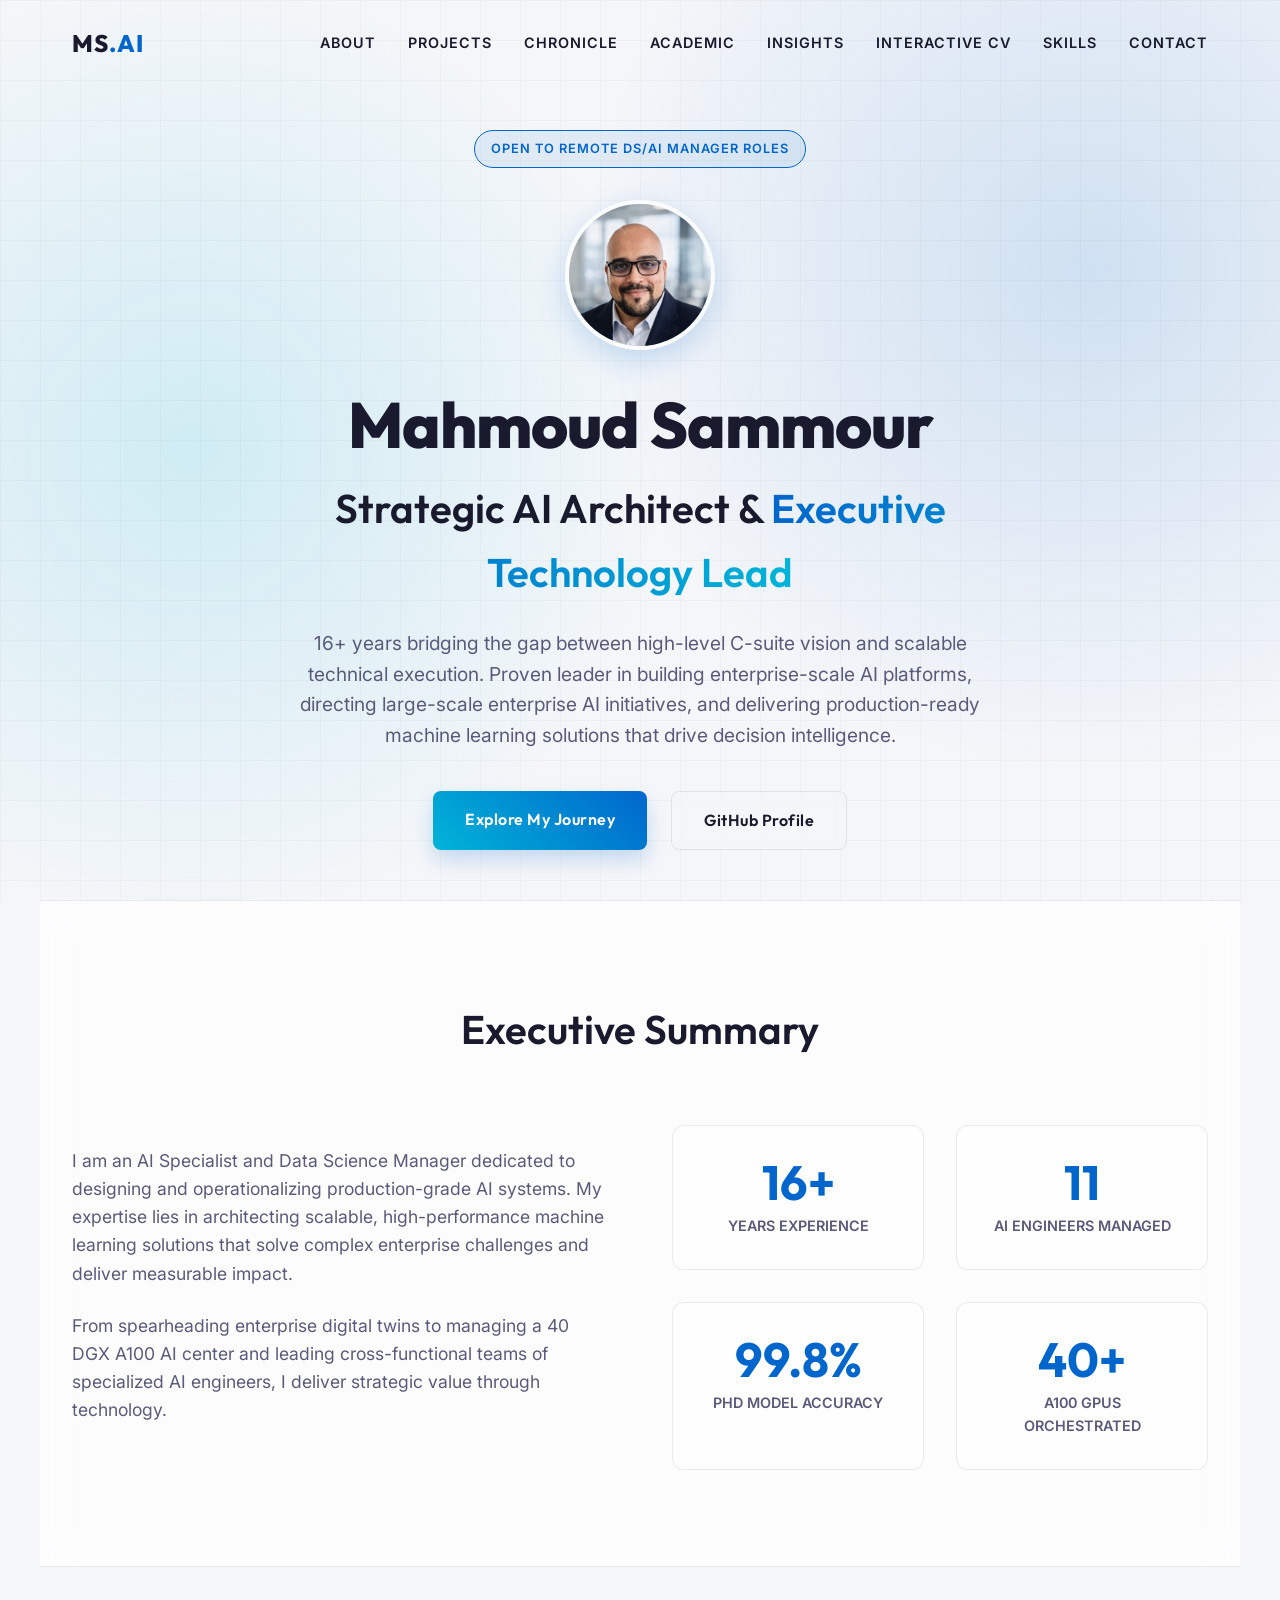
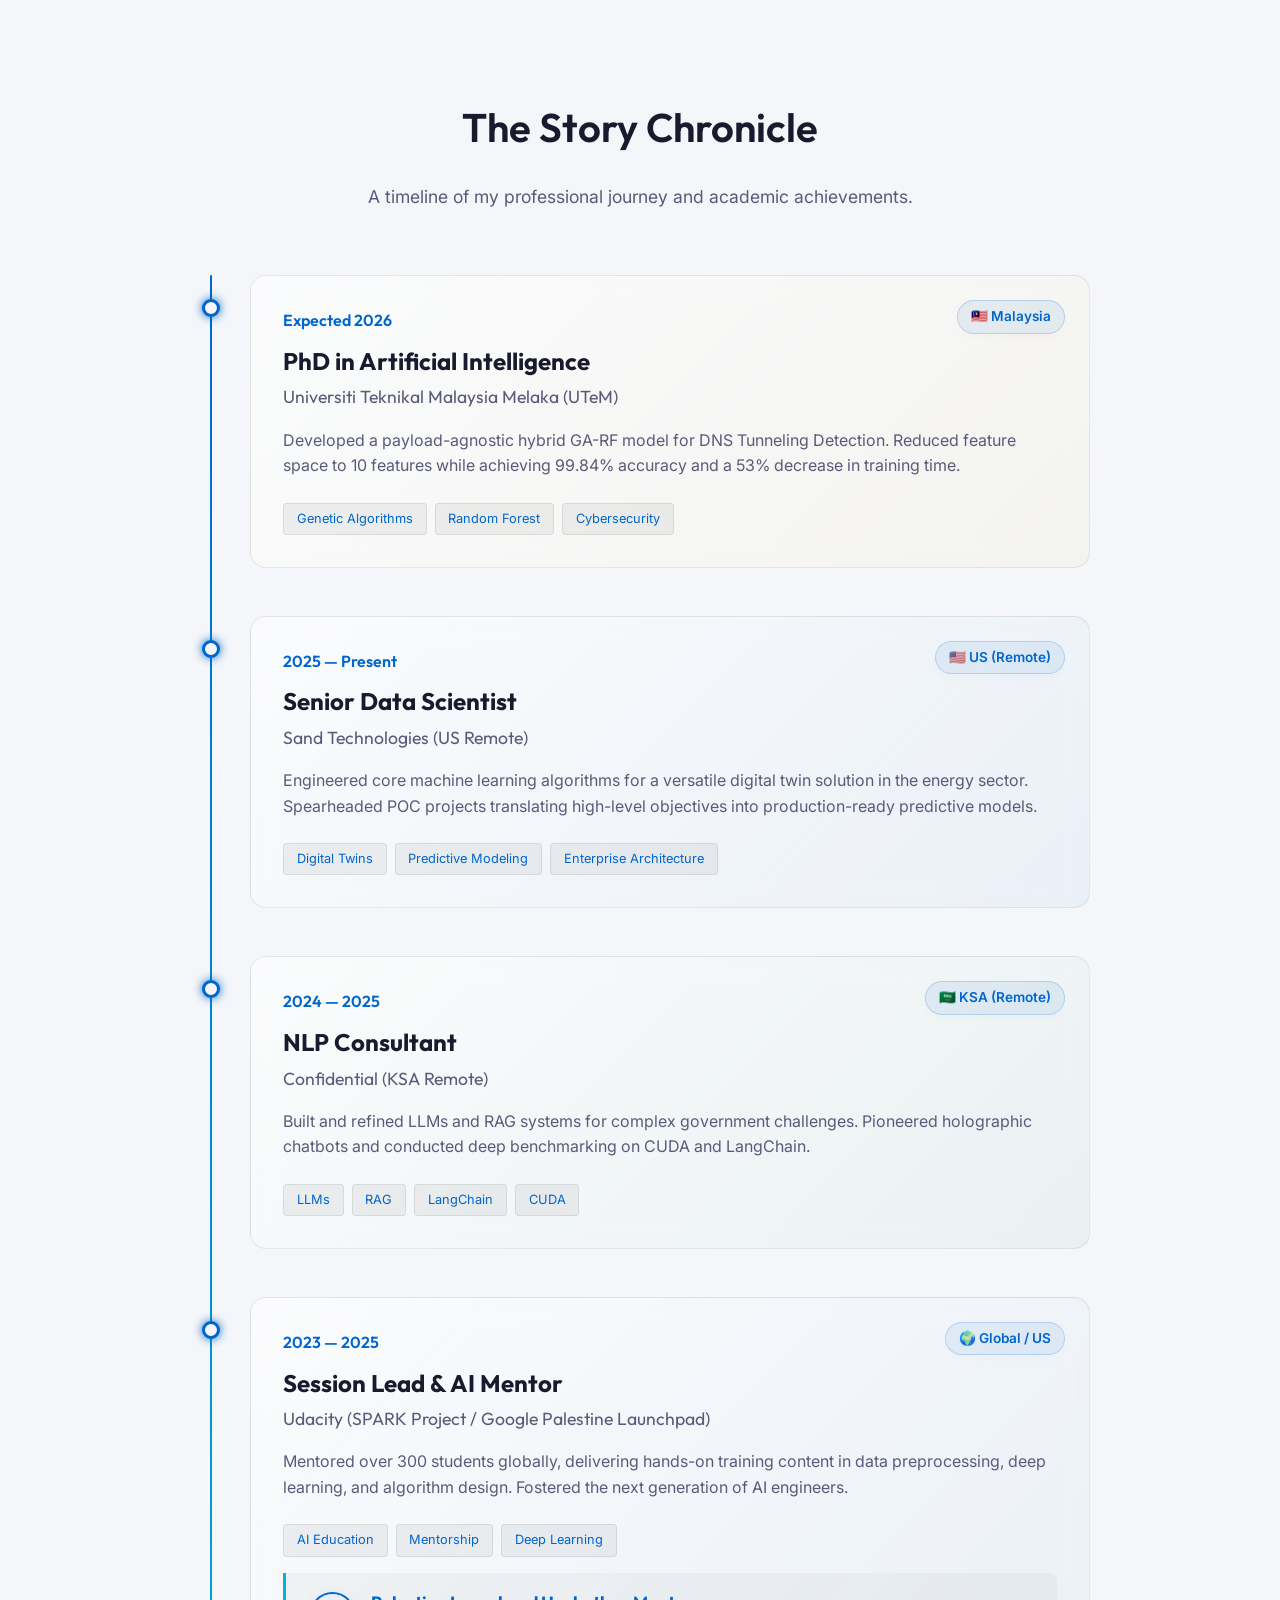
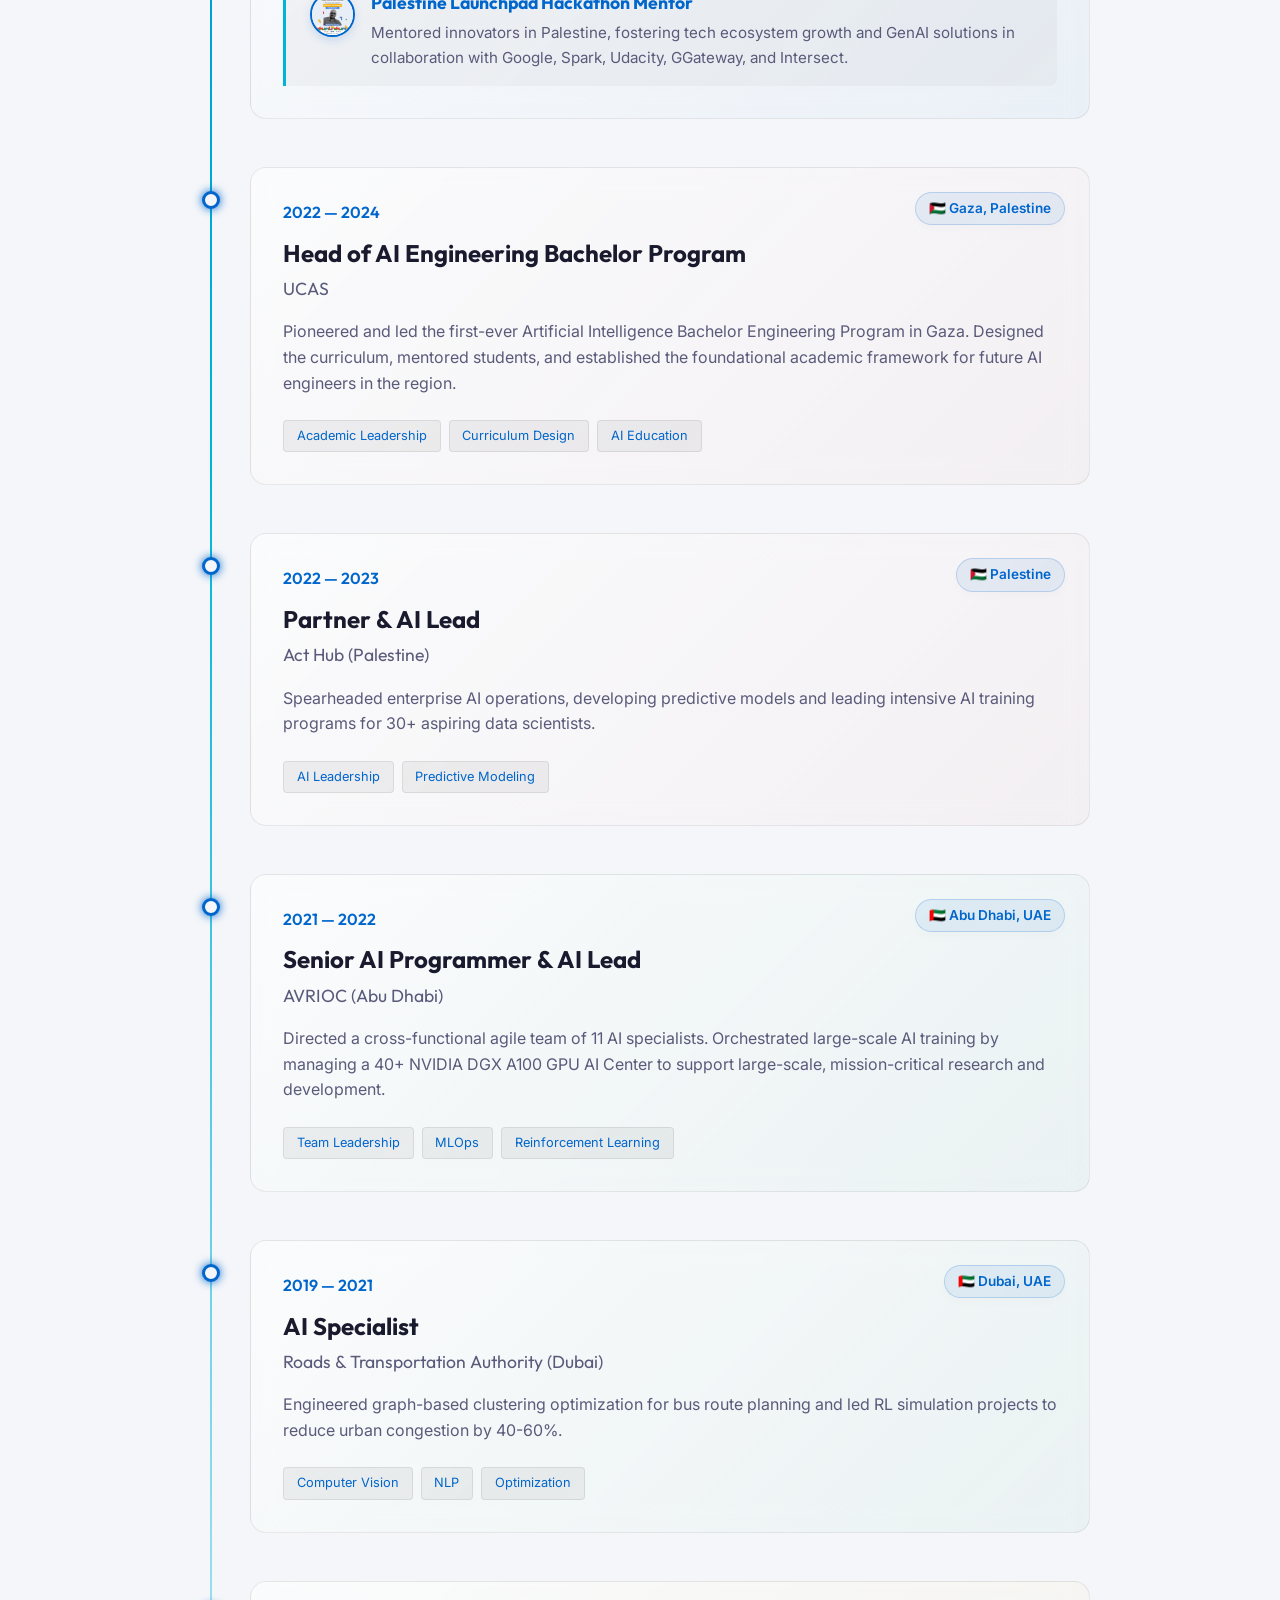
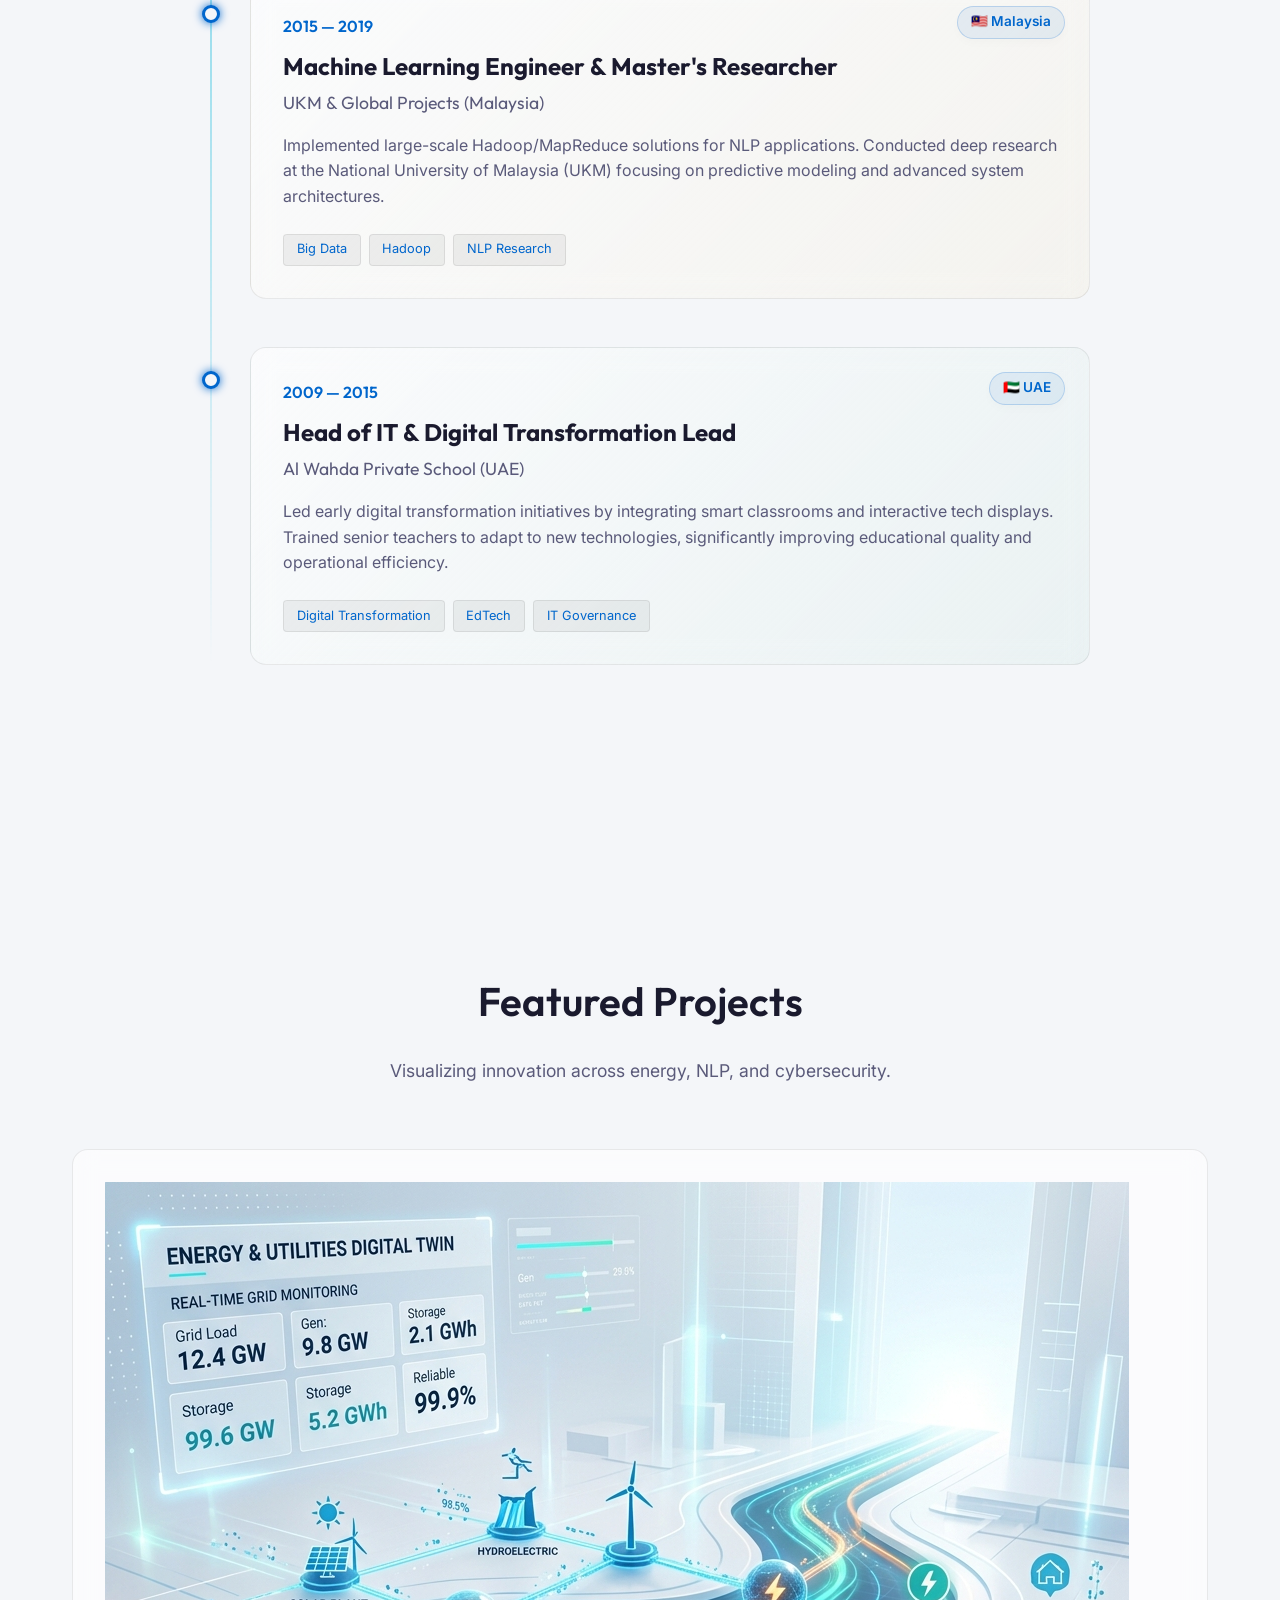
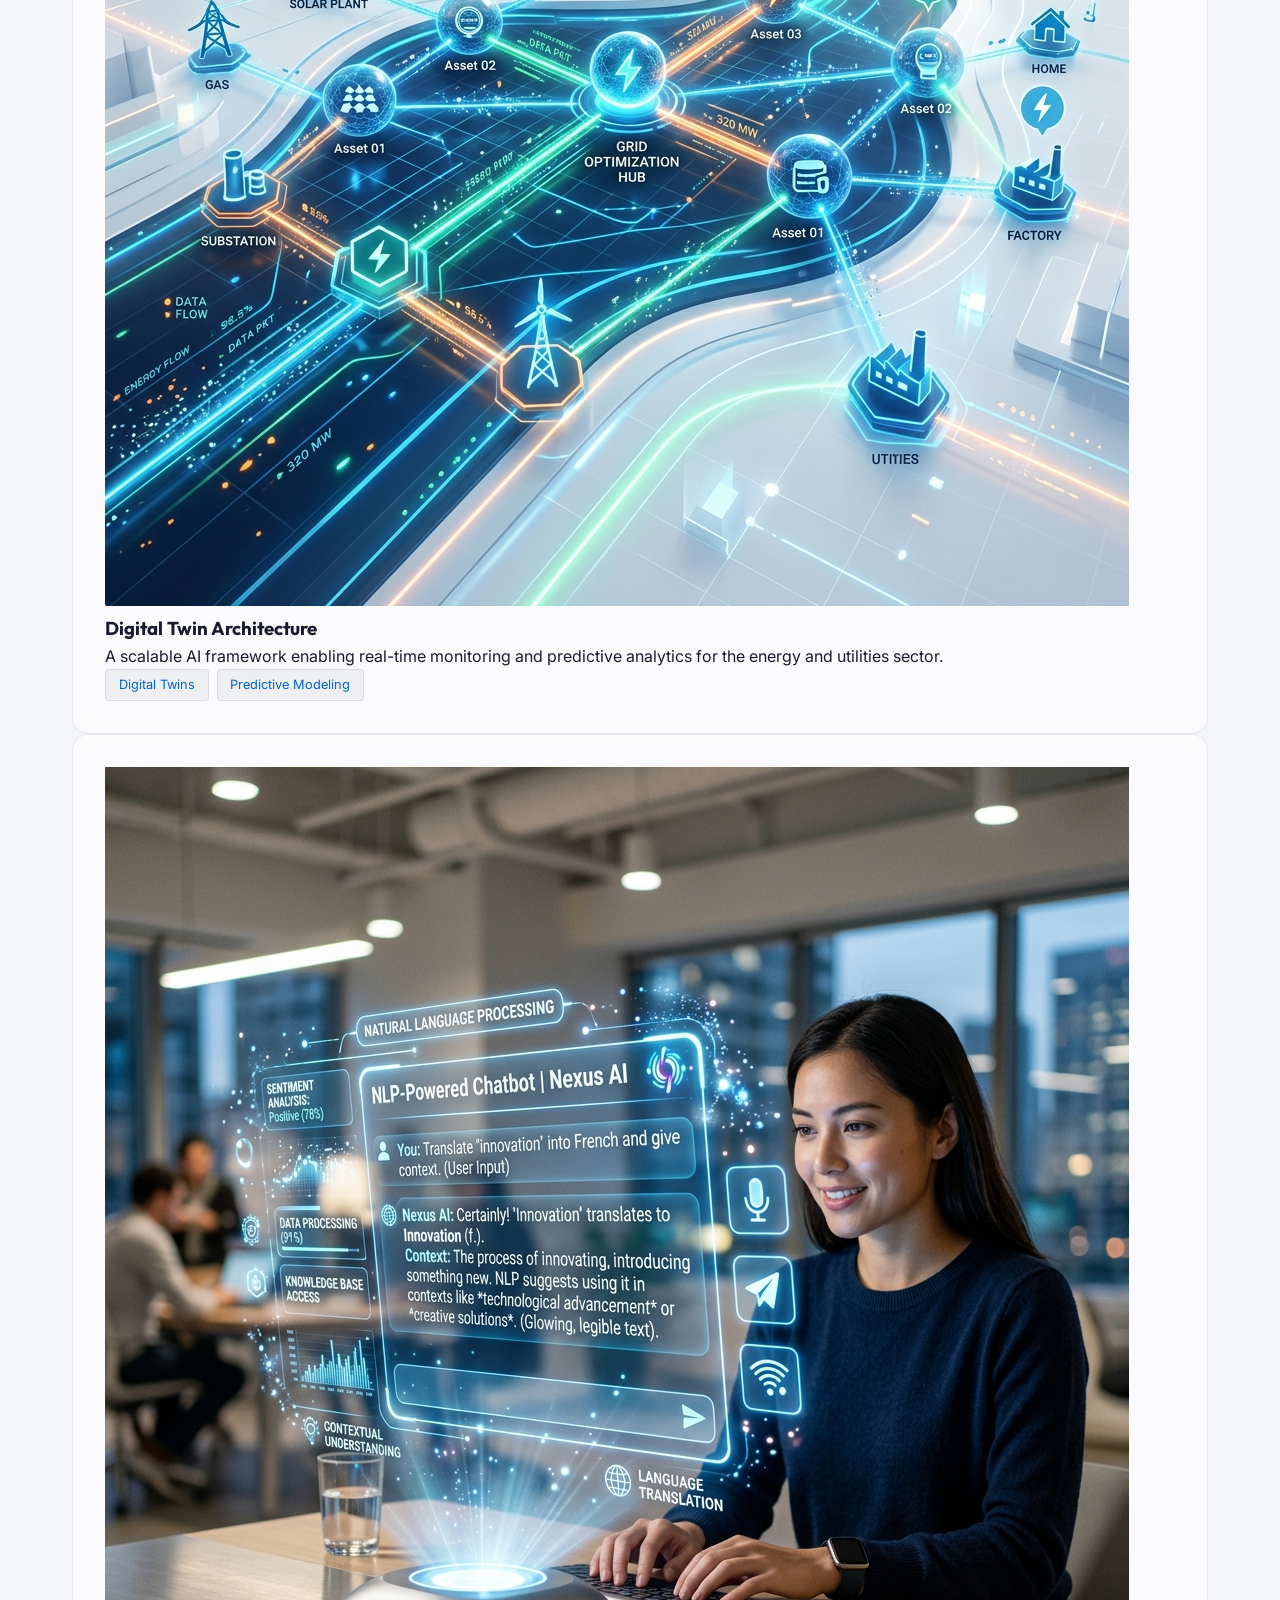
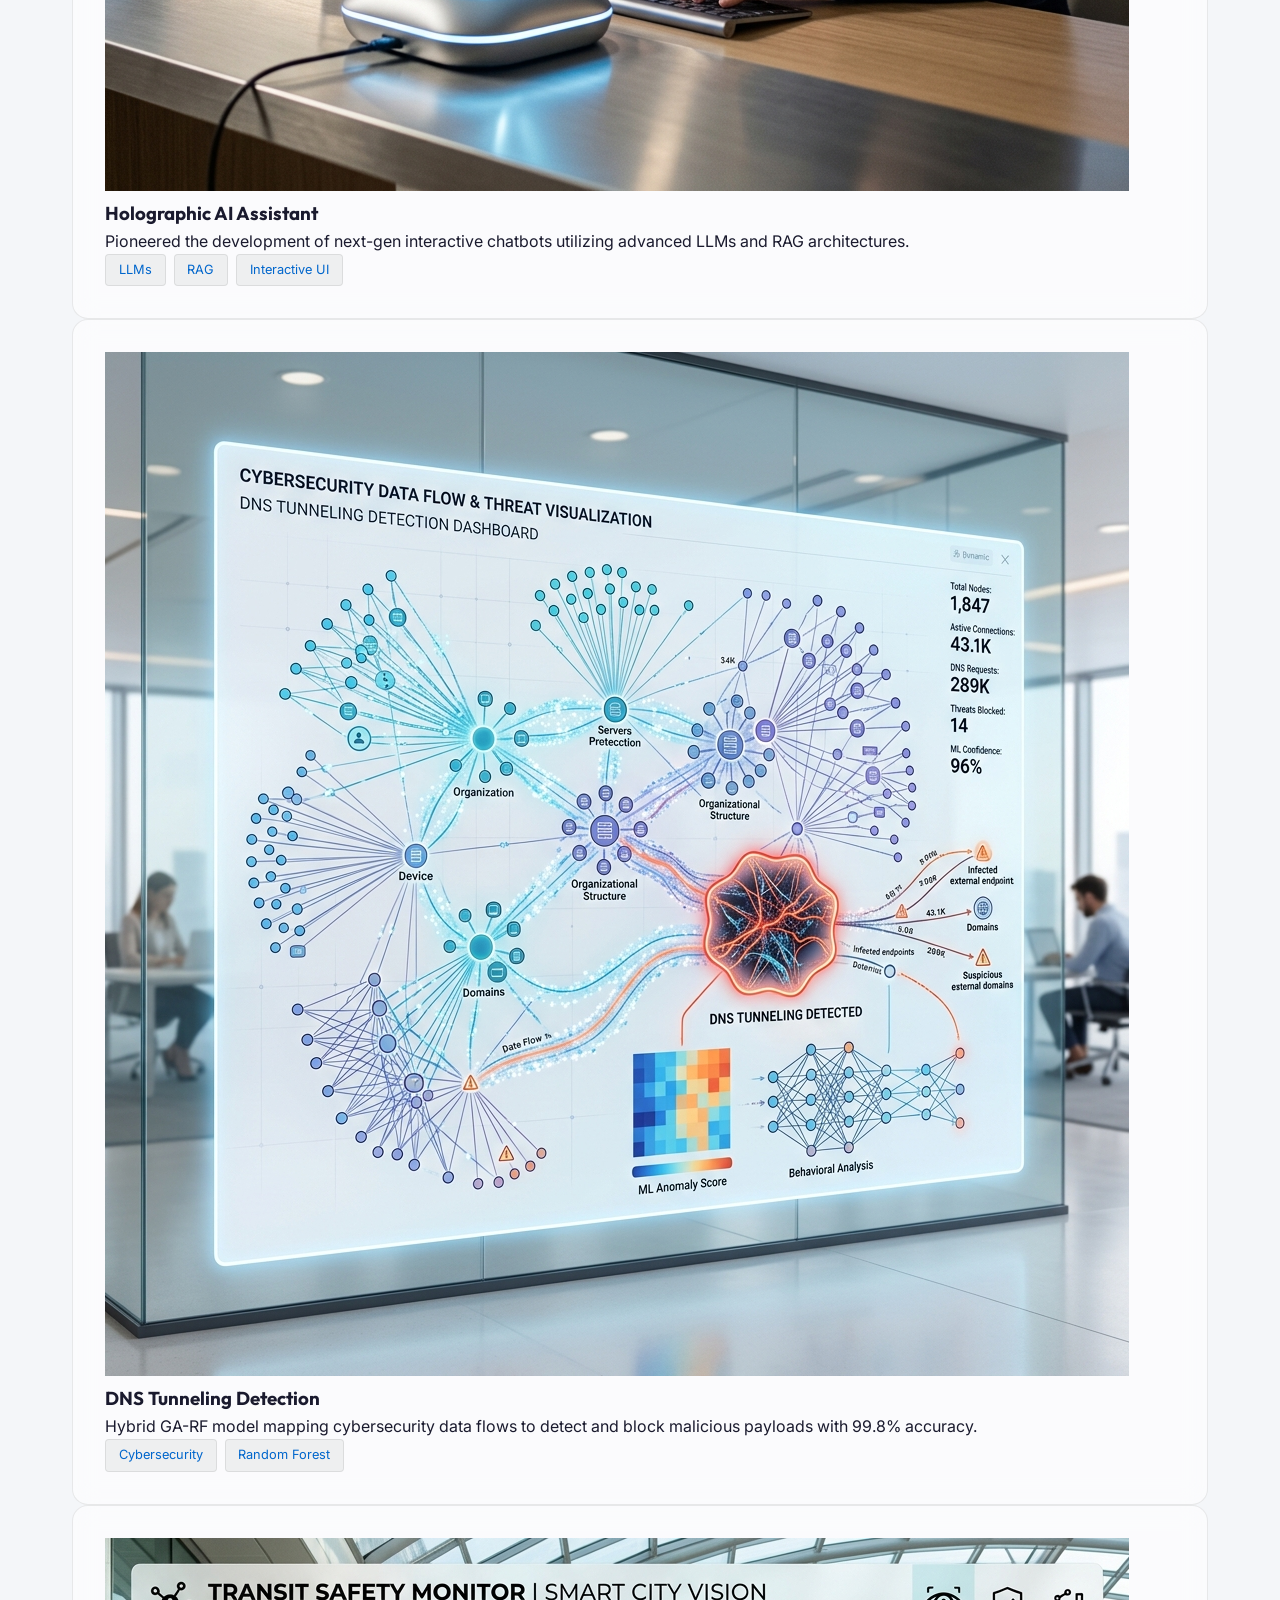
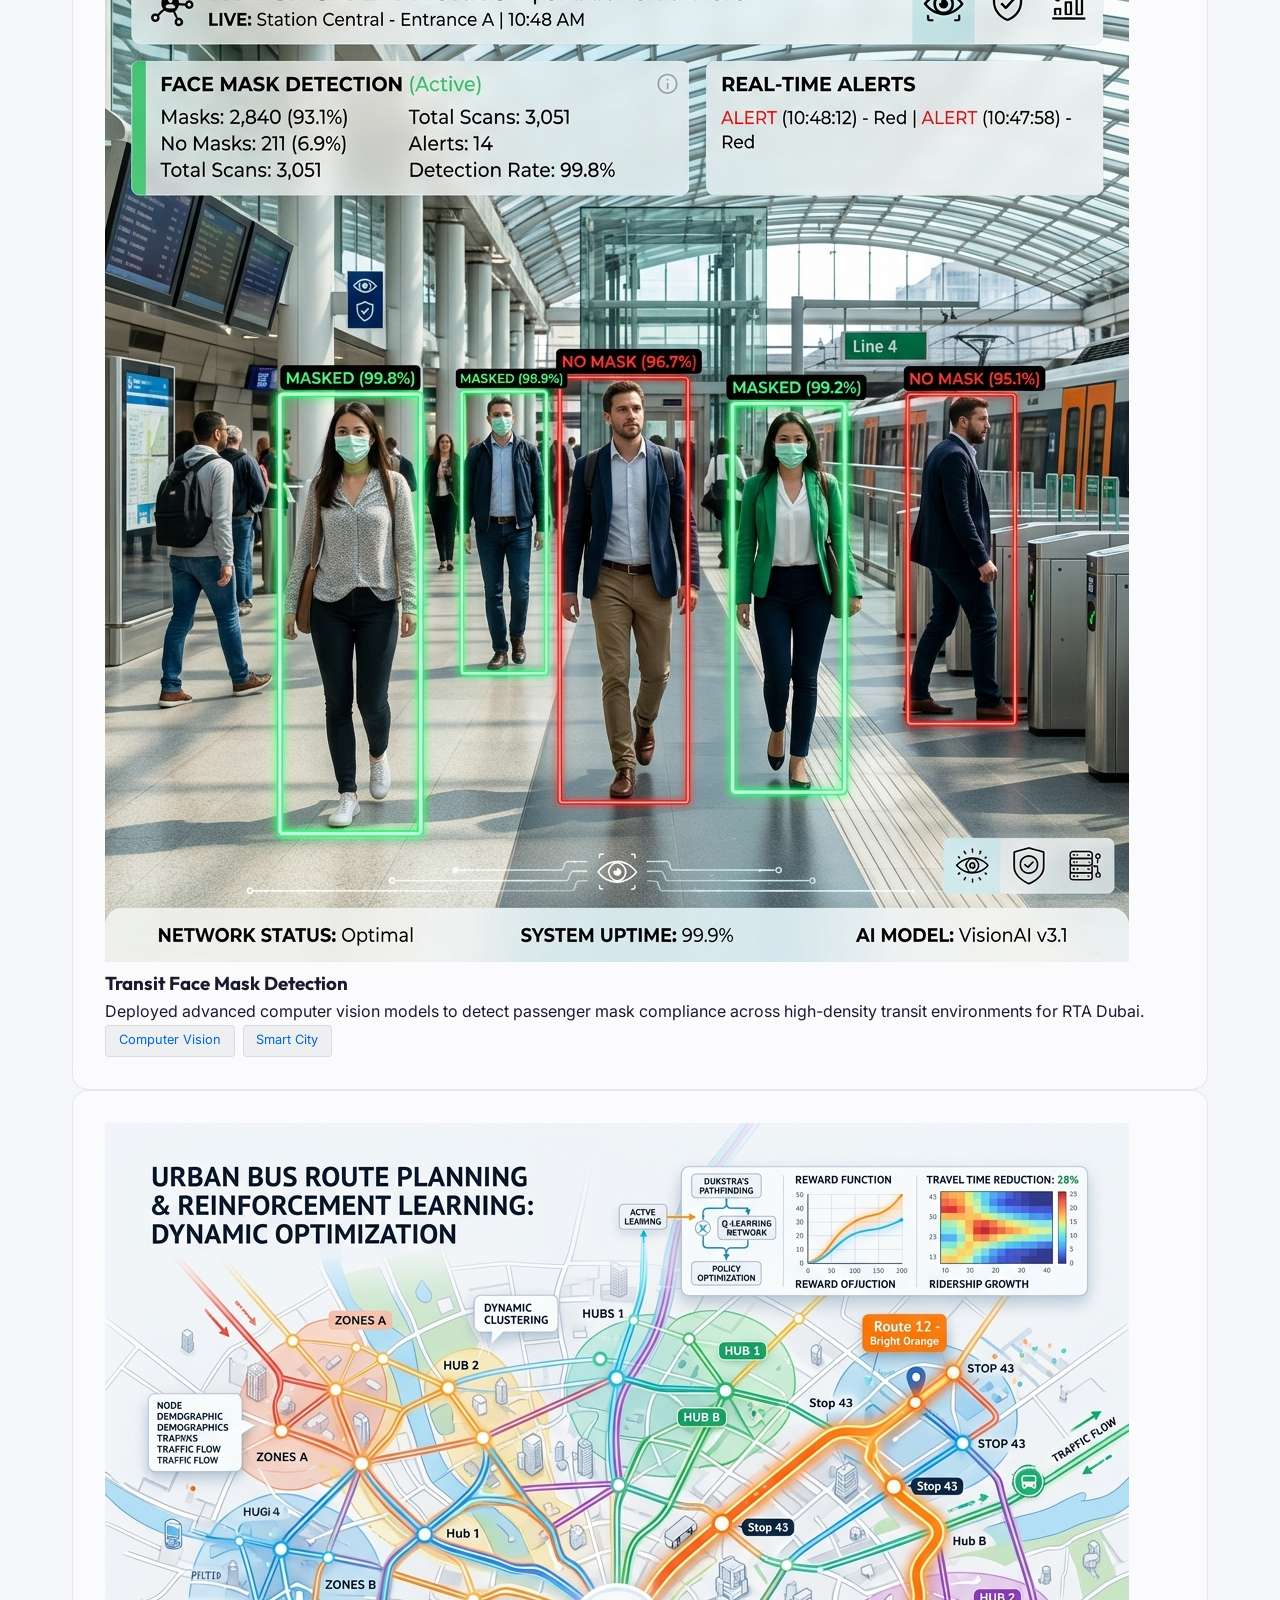
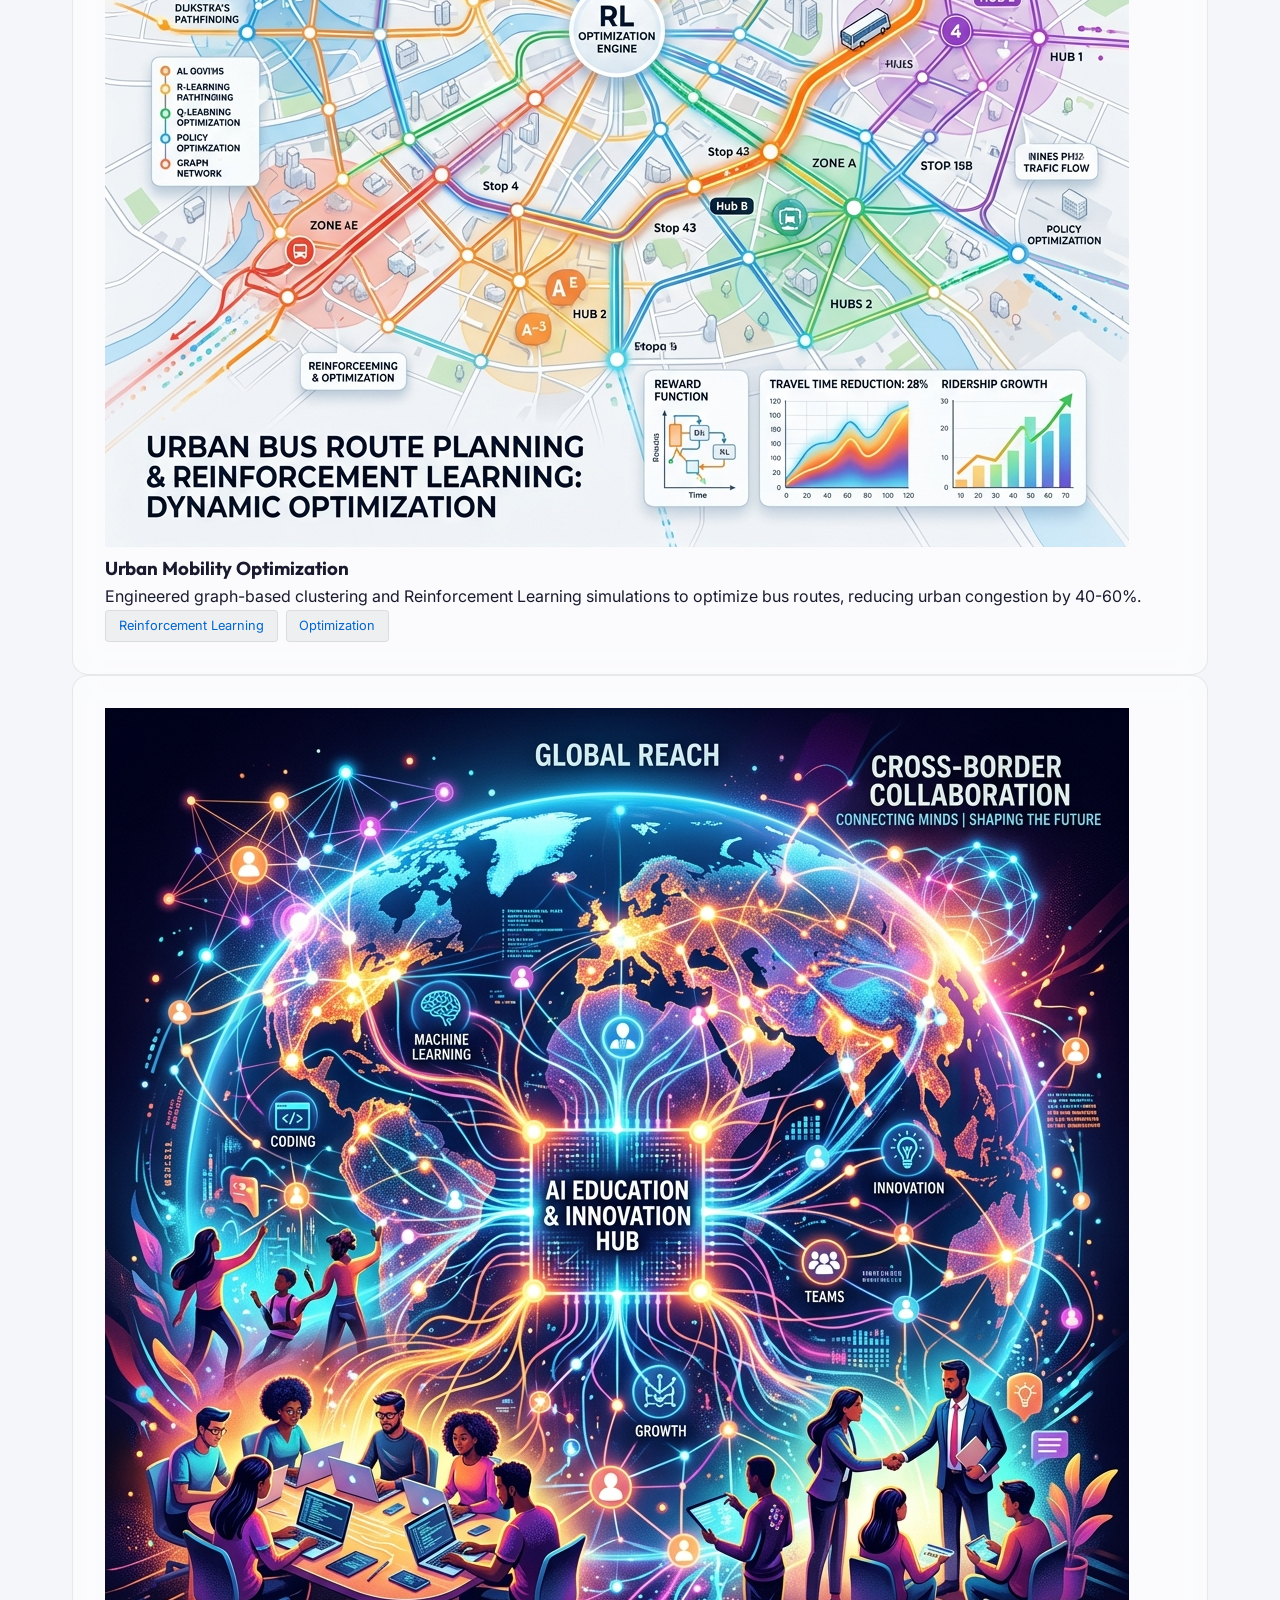
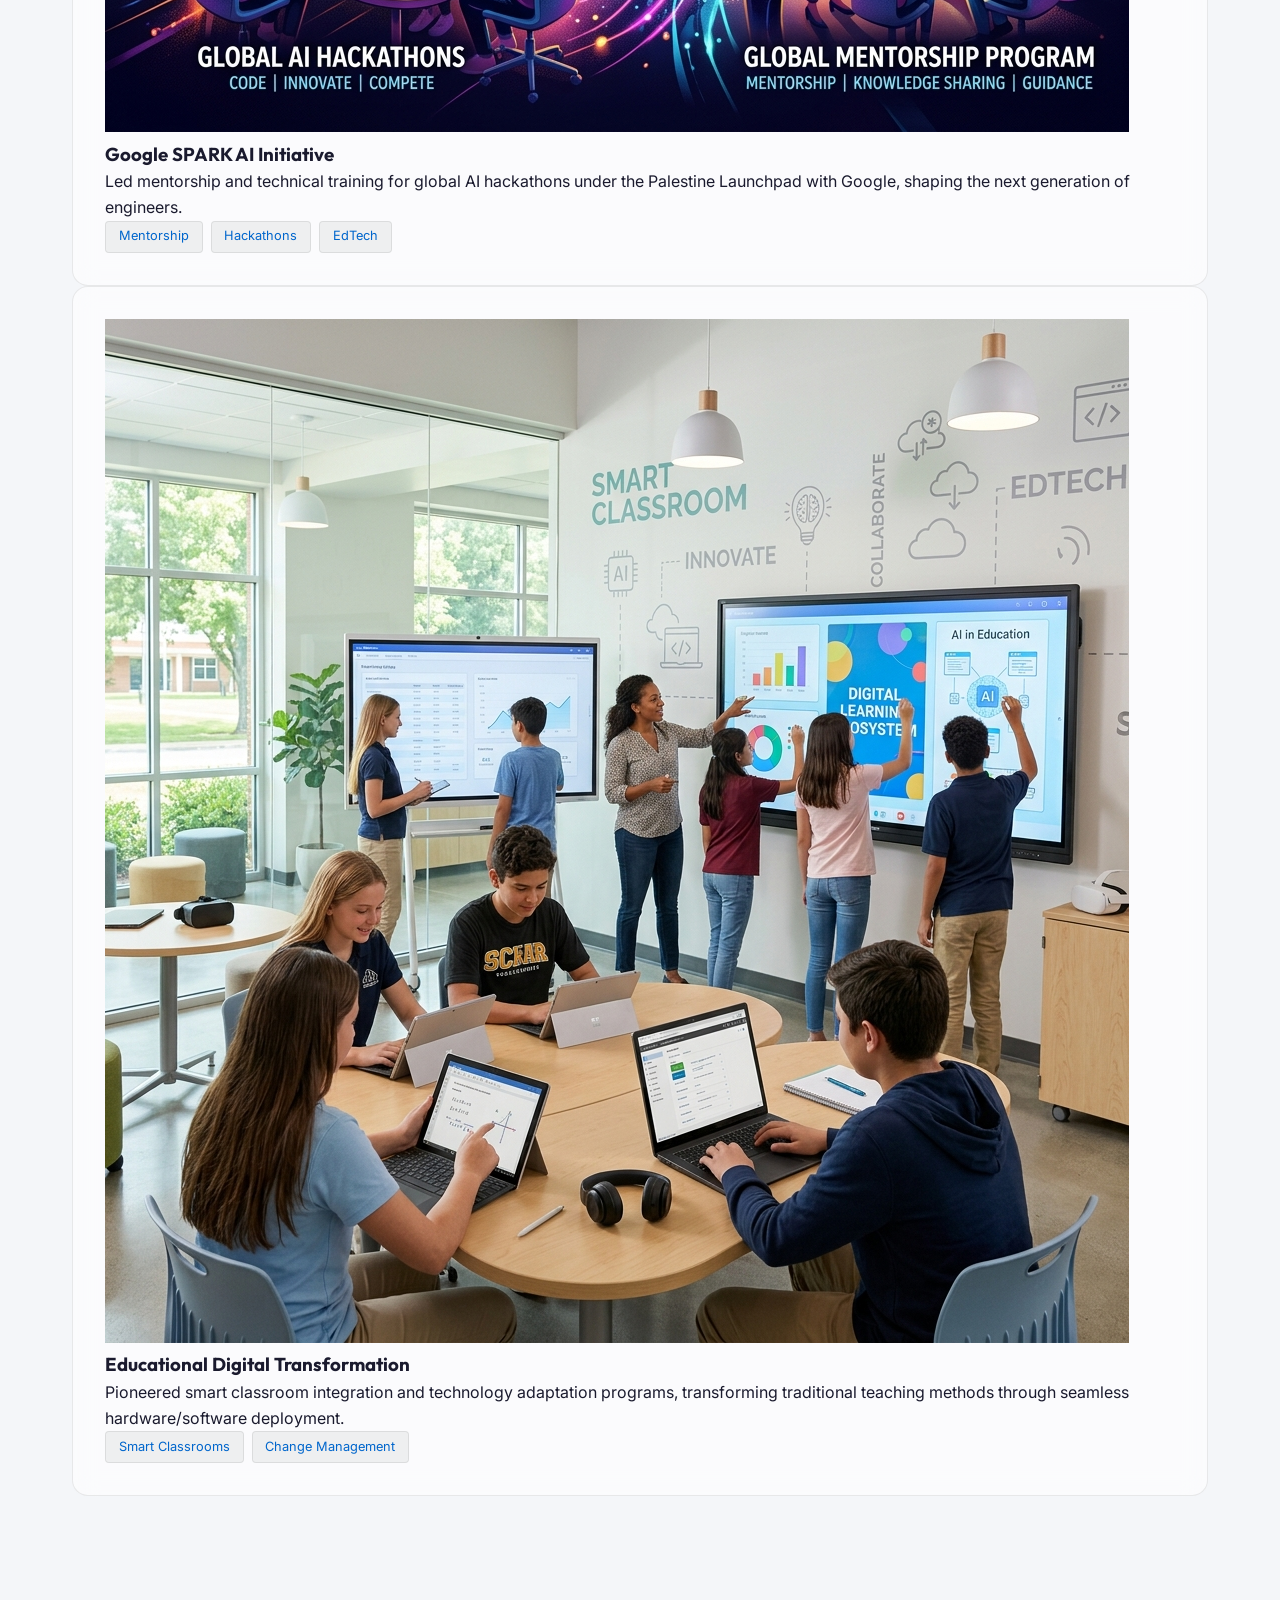
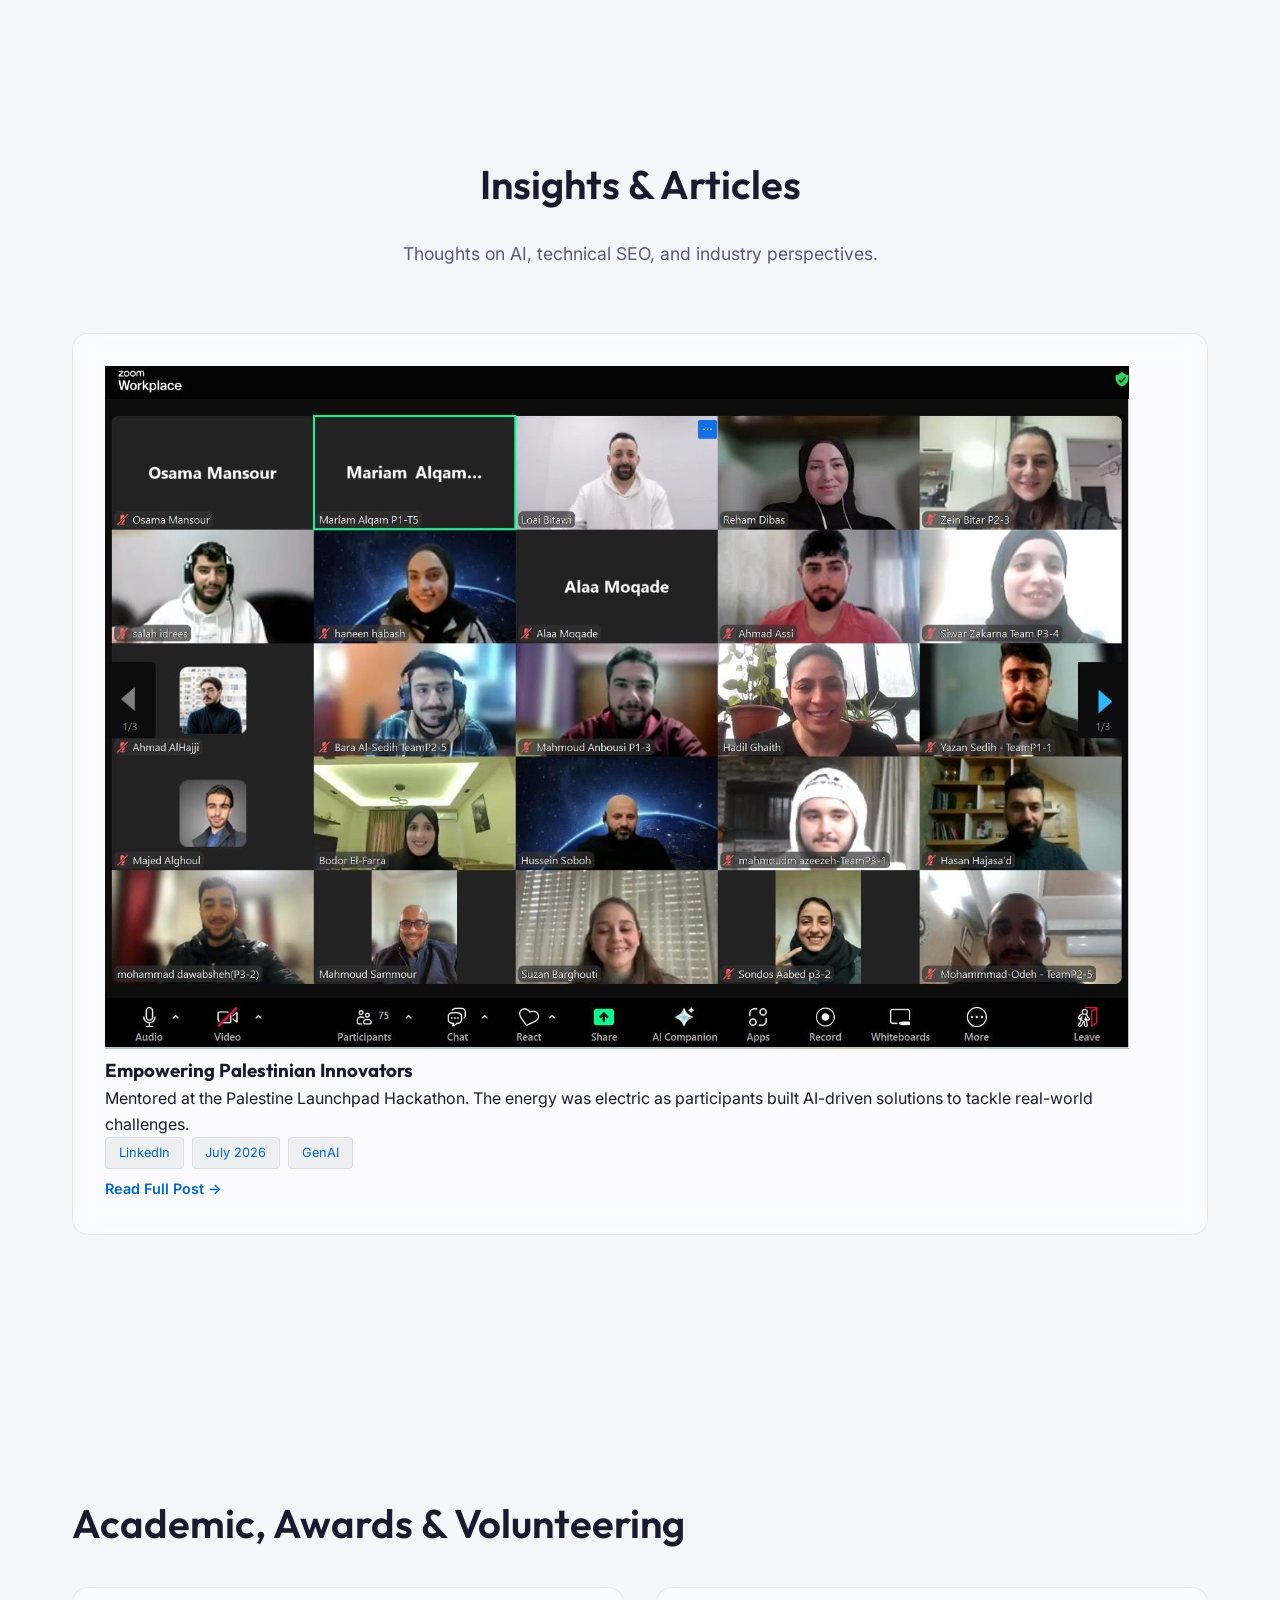
<file: index.html>
<!DOCTYPE html>
<html lang="en">
<head>
    <meta charset="UTF-8">
    <meta name="viewport" content="width=device-width, initial-scale=1.0">
    <title>Mahmoud Sammour | Strategic AI Architect & Data Science Manager</title>
    <meta name="description" content="Portfolio of Mahmoud Sammour, a Strategic AI Architect and Executive Technology Lead with over 16 years of experience in Data and Digital Transformation.">
    
    <!-- Google Fonts -->
    <link rel="preconnect" href="https://fonts.googleapis.com">
    <link rel="preconnect" href="https://fonts.gstatic.com" crossorigin>
    <link href="https://fonts.googleapis.com/css2?family=Outfit:wght@300;400;600;800&family=Inter:wght@300;400;600&display=swap" rel="stylesheet">
    
    <!-- CSS -->
    <link rel="stylesheet" href="styles.css">
</head>
<body>
    <div class="bg-gradient"></div>
    <div class="grid-overlay"></div>

    <nav id="navbar">
        <div class="nav-content">
            <div class="logo">MS<span>.AI</span></div>
            <ul class="nav-links">
                <li><a href="#about">About</a></li>
                <li><a href="#projects">Projects</a></li>
                <li><a href="#chronicle">Chronicle</a></li>
                <li><a href="#academic">Academic</a></li>
                <li><a href="#insights">Insights</a></li>
                <li><a href="cv.html">Interactive CV</a></li>
                <li><a href="#skills">Skills</a></li>
                <li><a href="#contact">Contact</a></li>
            </ul>
        </div>
    </nav>

    <header id="hero">
        <div class="hero-content">
            <div class="badge">Open to Remote DS/AI Manager Roles</div>
            <div class="profile-pic-container">
                <img src="images/profile.jpeg" alt="Mahmoud Sammour" class="profile-pic">
            </div>
            <h1 class="glitch" data-text="Mahmoud Sammour">Mahmoud Sammour</h1>
            <h2>Strategic AI Architect & <span class="highlight">Executive Technology Lead</span></h2>
            <p>16+ years bridging the gap between high-level C-suite vision and scalable technical execution. Proven leader in building enterprise-scale AI platforms, directing large-scale enterprise AI initiatives, and delivering production-ready machine learning solutions that drive decision intelligence.</p>
            <div class="cta-group">
                <a href="#chronicle" class="btn primary-btn">Explore My Journey</a>
                <a href="https://github.com/MahmoudSamour" target="_blank" class="btn secondary-btn">GitHub Profile</a>
            </div>
        </div>
    </header>

    <main>
        <section id="about" class="glass-section reveal">
            <div class="section-header">
                <h2>Executive Summary</h2>
            </div>
            <div class="about-grid">
                <div class="about-text">
                    <p>I am an AI Specialist and Data Science Manager dedicated to designing and operationalizing production-grade AI systems. My expertise lies in architecting scalable, high-performance machine learning solutions that solve complex enterprise challenges and deliver measurable impact.</p>
                    <p>From spearheading enterprise digital twins to managing a 40 DGX A100 AI center and leading cross-functional teams of specialized AI engineers, I deliver strategic value through technology.</p>
                </div>
                <div class="stats-grid">
                    <div class="stat-card">
                        <h3>16+</h3>
                        <p>Years Experience</p>
                    </div>
                    <div class="stat-card">
                        <h3>11</h3>
                        <p>AI Engineers Managed</p>
                    </div>
                    <div class="stat-card">
                        <h3>99.8%</h3>
                        <p>PhD Model Accuracy</p>
                    </div>
                    <div class="stat-card">
                        <h3>40+</h3>
                        <p>A100 GPUs Orchestrated</p>
                    </div>
                </div>
            </div>
        </section>

        <section id="chronicle" class="reveal">
            <div class="section-header">
                <h2>The Story Chronicle</h2>
                <p>A timeline of my professional journey and academic achievements.</p>
            </div>
            
            <div class="timeline">
                <!-- 2026 PhD -->
                <div class="timeline-item">
                    <div class="timeline-dot"></div>
                    <div class="timeline-content glass-card region-my">
                        <span class="location-badge">🇲🇾 Malaysia</span>
                        <span class="timeline-date">Expected 2026</span>
                        <h3>PhD in Artificial Intelligence</h3>
                        <h4>Universiti Teknikal Malaysia Melaka (UTeM)</h4>
                        <p>Developed a payload-agnostic hybrid GA-RF model for DNS Tunneling Detection. Reduced feature space to 10 features while achieving 99.84% accuracy and a 53% decrease in training time.</p>
                        <div class="tags">
                            <span>Genetic Algorithms</span>
                            <span>Random Forest</span>
                            <span>Cybersecurity</span>
                        </div>
                    </div>
                </div>

                <!-- 2025 Sand Tech -->
                <div class="timeline-item">
                    <div class="timeline-dot"></div>
                    <div class="timeline-content glass-card region-us">
                        <span class="location-badge">🇺🇸 US (Remote)</span>
                        <span class="timeline-date">2025 — Present</span>
                        <h3>Senior Data Scientist</h3>
                        <h4>Sand Technologies (US Remote)</h4>
                        <p>Engineered core machine learning algorithms for a versatile digital twin solution in the energy sector. Spearheaded POC projects translating high-level objectives into production-ready predictive models.</p>
                        <div class="tags">
                            <span>Digital Twins</span>
                            <span>Predictive Modeling</span>
                            <span>Enterprise Architecture</span>
                        </div>
                    </div>
                </div>

                <!-- 2024 Confidential -->
                <div class="timeline-item">
                    <div class="timeline-dot"></div>
                    <div class="timeline-content glass-card region-ksa">
                        <span class="location-badge">🇸🇦 KSA (Remote)</span>
                        <span class="timeline-date">2024 — 2025</span>
                        <h3>NLP Consultant</h3>
                        <h4>Confidential (KSA Remote)</h4>
                        <p>Built and refined LLMs and RAG systems for complex government challenges. Pioneered holographic chatbots and conducted deep benchmarking on CUDA and LangChain.</p>
                        <div class="tags">
                            <span>LLMs</span>
                            <span>RAG</span>
                            <span>LangChain</span>
                            <span>CUDA</span>
                        </div>
                    </div>
                </div>

                <!-- 2023 Udacity -->
                <div class="timeline-item">
                    <div class="timeline-dot"></div>
                    <div class="timeline-content glass-card region-us">
                        <span class="location-badge">🌍 Global / US</span>
                        <span class="timeline-date">2023 — 2025</span>
                        <h3>Session Lead & AI Mentor</h3>
                        <h4>Udacity (SPARK Project / Google Palestine Launchpad)</h4>
                        <p>Mentored over 300 students globally, delivering hands-on training content in data preprocessing, deep learning, and algorithm design. Fostered the next generation of AI engineers.</p>
                        <div class="tags">
                            <span>AI Education</span>
                            <span>Mentorship</span>
                            <span>Deep Learning</span>
                        </div>
                        <div class="timeline-sub-item badge-layout">
                            <img src="images/palestine_launchpad.jpg" alt="Palestine Launchpad" class="sub-item-badge">
                            <div class="sub-item-content">
                                <h5>Palestine Launchpad Hackathon Mentor</h5>
                                <p>Mentored innovators in Palestine, fostering tech ecosystem growth and GenAI solutions in collaboration with Google, Spark, Udacity, GGateway, and Intersect.</p>
                            </div>
                        </div>
                    </div>
                </div>

                <!-- 2022 UCAS Gaza -->
                <div class="timeline-item">
                    <div class="timeline-dot"></div>
                    <div class="timeline-content glass-card region-ps">
                        <span class="location-badge">🇵🇸 Gaza, Palestine</span>
                        <span class="timeline-date">2022 — 2024</span>
                        <h3>Head of AI Engineering Bachelor Program</h3>
                        <h4>UCAS</h4>
                        <p>Pioneered and led the first-ever Artificial Intelligence Bachelor Engineering Program in Gaza. Designed the curriculum, mentored students, and established the foundational academic framework for future AI engineers in the region.</p>
                        <div class="tags">
                            <span>Academic Leadership</span>
                            <span>Curriculum Design</span>
                            <span>AI Education</span>
                        </div>
                    </div>
                </div>

                <!-- 2022 Act Hub -->
                <div class="timeline-item">
                    <div class="timeline-dot"></div>
                    <div class="timeline-content glass-card region-ps">
                        <span class="location-badge">🇵🇸 Palestine</span>
                        <span class="timeline-date">2022 — 2023</span>
                        <h3>Partner & AI Lead</h3>
                        <h4>Act Hub (Palestine)</h4>
                        <p>Spearheaded enterprise AI operations, developing predictive models and leading intensive AI training programs for 30+ aspiring data scientists.</p>
                        <div class="tags">
                            <span>AI Leadership</span>
                            <span>Predictive Modeling</span>
                        </div>
                    </div>
                </div>

                <!-- 2021 AVRIOC -->
                <div class="timeline-item">
                    <div class="timeline-dot"></div>
                    <div class="timeline-content glass-card region-uae">
                        <span class="location-badge">🇦🇪 Abu Dhabi, UAE</span>
                        <span class="timeline-date">2021 — 2022</span>
                        <h3>Senior AI Programmer & AI Lead</h3>
                        <h4>AVRIOC (Abu Dhabi)</h4>
                        <p>Directed a cross-functional agile team of 11 AI specialists. Orchestrated large-scale AI training by managing a 40+ NVIDIA DGX A100 GPU AI Center to support large-scale, mission-critical research and development.</p>
                        <div class="tags">
                            <span>Team Leadership</span>
                            <span>MLOps</span>
                            <span>Reinforcement Learning</span>
                        </div>
                    </div>
                </div>

                <!-- 2019 RTA -->
                <div class="timeline-item">
                    <div class="timeline-dot"></div>
                    <div class="timeline-content glass-card region-uae">
                        <span class="location-badge">🇦🇪 Dubai, UAE</span>
                        <span class="timeline-date">2019 — 2021</span>
                        <h3>AI Specialist</h3>
                        <h4>Roads & Transportation Authority (Dubai)</h4>
                        <p>Engineered graph-based clustering optimization for bus route planning and led RL simulation projects to reduce urban congestion by 40-60%.</p>
                        <div class="tags">
                            <span>Computer Vision</span>
                            <span>NLP</span>
                            <span>Optimization</span>
                        </div>
                    </div>
                </div>

                <!-- 2015 ML Engineer -->
                <div class="timeline-item">
                    <div class="timeline-dot"></div>
                    <div class="timeline-content glass-card region-my">
                        <span class="location-badge">🇲🇾 Malaysia</span>
                        <span class="timeline-date">2015 — 2019</span>
                        <h3>Machine Learning Engineer & Master's Researcher</h3>
                        <h4>UKM & Global Projects (Malaysia)</h4>
                        <p>Implemented large-scale Hadoop/MapReduce solutions for NLP applications. Conducted deep research at the National University of Malaysia (UKM) focusing on predictive modeling and advanced system architectures.</p>
                        <div class="tags">
                            <span>Big Data</span>
                            <span>Hadoop</span>
                            <span>NLP Research</span>
                        </div>
                    </div>
                </div>

                <!-- 2009 Al Wahda -->
                <div class="timeline-item">
                    <div class="timeline-dot"></div>
                    <div class="timeline-content glass-card region-uae">
                        <span class="location-badge">🇦🇪 UAE</span>
                        <span class="timeline-date">2009 — 2015</span>
                        <h3>Head of IT & Digital Transformation Lead</h3>
                        <h4>Al Wahda Private School (UAE)</h4>
                        <p>Led early digital transformation initiatives by integrating smart classrooms and interactive tech displays. Trained senior teachers to adapt to new technologies, significantly improving educational quality and operational efficiency.</p>
                        <div class="tags">
                            <span>Digital Transformation</span>
                            <span>EdTech</span>
                            <span>IT Governance</span>
                        </div>
                    </div>
                </div>
            </div>
        </section>

        <section id="projects" class="reveal">
            <div class="section-header">
                <h2>Featured Projects</h2>
                <p>Visualizing innovation across energy, NLP, and cybersecurity.</p>
            </div>
            
            <div class="projects-grid">
                <div class="project-card glass-card">
                    <img src="images/project1.png" alt="Digital Twin for Energy Sector" class="project-img">
                    <div class="project-info">
                        <h3>Digital Twin Architecture</h3>
                        <p>A scalable AI framework enabling real-time monitoring and predictive analytics for the energy and utilities sector.</p>
                        <div class="tags">
                            <span>Digital Twins</span>
                            <span>Predictive Modeling</span>
                        </div>
                    </div>
                </div>

                <div class="project-card glass-card">
                    <img src="images/project2.png" alt="Holographic AI Chatbot" class="project-img">
                    <div class="project-info">
                        <h3>Holographic AI Assistant</h3>
                        <p>Pioneered the development of next-gen interactive chatbots utilizing advanced LLMs and RAG architectures.</p>
                        <div class="tags">
                            <span>LLMs</span>
                            <span>RAG</span>
                            <span>Interactive UI</span>
                        </div>
                    </div>
                </div>

                <div class="project-card glass-card">
                    <img src="images/project3.png" alt="DNS Tunneling Detection Graph" class="project-img">
                    <div class="project-info">
                        <h3>DNS Tunneling Detection</h3>
                        <p>Hybrid GA-RF model mapping cybersecurity data flows to detect and block malicious payloads with 99.8% accuracy.</p>
                        <div class="tags">
                            <span>Cybersecurity</span>
                            <span>Random Forest</span>
                        </div>
                    </div>
                </div>

                <div class="project-card glass-card">
                    <img src="images/project4.png" alt="RTA Face Mask Detection" class="project-img">
                    <div class="project-info">
                        <h3>Transit Face Mask Detection</h3>
                        <p>Deployed advanced computer vision models to detect passenger mask compliance across high-density transit environments for RTA Dubai.</p>
                        <div class="tags">
                            <span>Computer Vision</span>
                            <span>Smart City</span>
                        </div>
                    </div>
                </div>

                <div class="project-card glass-card">
                    <img src="images/project5.png" alt="RTA Bus Route Optimization" class="project-img">
                    <div class="project-info">
                        <h3>Urban Mobility Optimization</h3>
                        <p>Engineered graph-based clustering and Reinforcement Learning simulations to optimize bus routes, reducing urban congestion by 40-60%.</p>
                        <div class="tags">
                            <span>Reinforcement Learning</span>
                            <span>Optimization</span>
                        </div>
                    </div>
                </div>

                <div class="project-card glass-card">
                    <img src="images/project6.png" alt="Google SPARK Hackathon" class="project-img">
                    <div class="project-info">
                        <h3>Google SPARK AI Initiative</h3>
                        <p>Led mentorship and technical training for global AI hackathons under the Palestine Launchpad with Google, shaping the next generation of engineers.</p>
                        <div class="tags">
                            <span>Mentorship</span>
                            <span>Hackathons</span>
                            <span>EdTech</span>
                        </div>
                    </div>
                </div>

                <div class="project-card glass-card">
                    <img src="images/project7.png" alt="Digital Transformation in Education" class="project-img">
                    <div class="project-info">
                        <h3>Educational Digital Transformation</h3>
                        <p>Pioneered smart classroom integration and technology adaptation programs, transforming traditional teaching methods through seamless hardware/software deployment.</p>
                        <div class="tags">
                            <span>Smart Classrooms</span>
                            <span>Change Management</span>
                        </div>
                    </div>
                </div>
            </div>
        </section>

        <!-- Insights & Articles Section -->
        <section id="insights" class="reveal">
            <div class="section-header">
                <h2>Insights & Articles</h2>
                <p>Thoughts on AI, technical SEO, and industry perspectives.</p>
            </div>
            
            <div class="projects-grid" id="insights-grid">
                <div class="project-card glass-card">
                    <img src="images/launchpad_zoom.png" alt="Empowering Palestinian Innovators" class="project-img">
                    <div class="project-info">
                        <h3>Empowering Palestinian Innovators</h3>
                        <p>Mentored at the Palestine Launchpad Hackathon. The energy was electric as participants built AI-driven solutions to tackle real-world challenges.</p>
                        <div class="tags">
                            <span>LinkedIn</span>
                            <span>July 2026</span>
                            <span>GenAI</span>
                        </div>
                        <a href="#" target="_blank" class="pub-link">Read Full Post →</a>
                    </div>
                </div>
            </div>
        </section>
        
        <!-- Academic & Publications Section -->
        <section id="academic" class="section">
            <h2 class="section-title">Academic, Awards & Volunteering</h2>
            <div class="academic-grid">
                <div class="academic-card glass-card">
                    <h3>🎓 Education & Awards</h3>
                    <div class="edu-item">
                        <h4>Doctor of Philosophy (PhD) in Artificial Intelligence</h4>
                        <span>Universiti Teknikal Malaysia Melaka (UTeM) | Expected 2026</span>
                        <p>Dissertation: Enhanced Feature Engineering and Advanced Random Forest with Genetic Algorithm for DNS Tunneling Detection. Developed a payload-agnostic hybrid GA-RF model achieving 99.84% accuracy.</p>
                    </div>
                    <div class="edu-item">
                        <h4>Masters in Artificial Intelligence</h4>
                        <span>National University of Malaysia (UKM)</span>
                        <p>Focused on advanced AI concepts, predictive modeling, and system architectures.</p>
                    </div>
                    <div class="edu-item">
                        <h4>🏆 Academic & Research Excellence Awards</h4>
                        <span>Malaysia</span>
                        <p>Recipient of the prestigious <strong>Malaysian International Scholarship</strong> (Ministry of Higher Education) and the <strong>UTeM ZAMALAH Fellowship</strong> for outstanding AI research contributions.</p>
                    </div>
                </div>

                <div class="academic-card glass-card">
                    <h3>📚 Research & Community</h3>
                    <div class="pub-item">
                        <h4>Selected Academic Publications</h4>
                        <ul style="font-size: 0.9rem; color: var(--text-muted); padding-left: 20px; margin-top: 5px; margin-bottom: 10px; line-height: 1.6;">
                            <li>DNS Tunnelling: A review of features & Comparative Analysis using ML.</li>
                            <li>Agglomerative hierarchical clustering for ozone and climate change patterns in Malaysia.</li>
                            <li>KLANG VALLEY rainfall forecasting model using time series data mining.</li>
                            <li>Data dissemination-based clustering techniques for VANETs.</li>
                            <li>Spoken language identification based on extreme learning machine approach.</li>
                        </ul>
                        <a href="https://github.com/MahmoudSamour" target="_blank" class="pub-link">View All Research on GitHub →</a>
                    </div>
                    <div class="pub-item" style="margin-top: 2rem;">
                        <h4>🤝 Community Volunteering</h4>
                        <p><strong>Al-Utrujjah Center for Quran Memorization (مركز الأترجة):</strong> Volunteered in Ajman, UAE to install and maintain critical IT infrastructure including Wi-Fi networks, computers, and educational projectors to support community learning.</p>
                    </div>
                </div>
            </div>
        </section>

        <section id="skills" class="reveal glass-section">
            <div class="section-header">
                <h2>Technical Arsenal & Core Competencies</h2>
            </div>
            <div class="skills-container">
                <div class="skill-category glass-card">
                    <h3>🤖 Agentic Systems & LLMs</h3>
                    <div class="skill-tags">
                        <span class="skill-tag">LangChain & LangGraph</span>
                        <span class="skill-tag">CrewAI & AutoGen</span>
                        <span class="skill-tag">RAG Architectures</span>
                        <span class="skill-tag">Prompt Engineering</span>
                        <span class="skill-tag">LLM Evaluation</span>
                    </div>
                </div>
                <div class="skill-category glass-card">
                    <h3>🧠 AI & Machine Learning</h3>
                    <div class="skill-tags">
                        <span class="skill-tag">Deep Learning</span>
                        <span class="skill-tag">Predictive Modeling</span>
                        <span class="skill-tag">Reinforcement Learning</span>
                        <span class="skill-tag">Computer Vision</span>
                        <span class="skill-tag">Optimization Algorithms</span>
                        <span class="skill-tag">GenAI Applications</span>
                    </div>
                </div>
                <div class="skill-category glass-card">
                    <h3>⚙️ Engineering & MLOps</h3>
                    <div class="skill-tags">
                        <span class="skill-tag">Python, Java, C++</span>
                        <span class="skill-tag">TensorFlow, PyTorch, Keras</span>
                        <span class="skill-tag">CUDA & HPC</span>
                        <span class="skill-tag">Docker & Kubernetes</span>
                        <span class="skill-tag">AWS & Google Cloud</span>
                    </div>
                </div>
                <div class="skill-category glass-card">
                    <h3>📊 Big Data & Databases</h3>
                    <div class="skill-tags">
                        <span class="skill-tag">Pinecone & Milvus (Vector DBs)</span>
                        <span class="skill-tag">Hadoop & MapReduce</span>
                        <span class="skill-tag">Apache Spark</span>
                        <span class="skill-tag">SQL & NoSQL</span>
                    </div>
                </div>
                <div class="skill-category glass-card">
                    <h3>💼 Executive Leadership</h3>
                    <div class="skill-tags">
                        <span class="skill-tag">Strategic Decision Intelligence</span>
                        <span class="skill-tag">Cross-Functional Team Building</span>
                        <span class="skill-tag">C-Suite Communication</span>
                        <span class="skill-tag">Agile Project Delivery</span>
                        <span class="skill-tag">Vendor Negotiation</span>
                        <span class="skill-tag">Tech Ecosystem Mentorship</span>
                    </div>
                </div>
                <div class="skill-category glass-card">
                    <h3>🌍 Interests & Hobbies</h3>
                    <div class="skill-tags">
                        <span class="skill-tag">Exploring AI Frontiers</span>
                        <span class="skill-tag">Mentoring Future Engineers</span>
                        <span class="skill-tag">Reading Historical Literature</span>
                        <span class="skill-tag">Community Volunteering</span>
                        <span class="skill-tag">Travel & Cultural Exploration</span>
                    </div>
                </div>
            </div>
        </section>
    </main>

    <footer id="contact" class="glass-section">
        <h2>Let's Build the Future</h2>
        <p>Currently open to remote Data Science and AI Manager opportunities.</p>
        <div class="contact-links">
            <a href="mailto:mahmoud.samour@gmail.com" class="btn primary-btn">mahmoud.samour@gmail.com</a>
            <a href="https://www.linkedin.com/in/mahmoud-s-95359797/" target="_blank" class="btn secondary-btn">LinkedIn</a>
        </div>
        <p class="copyright">© 2026 Mahmoud Sammour. Engineered with precision.</p>
    </footer>

    <script src="script.js"></script>
</body>
</html>
</file>
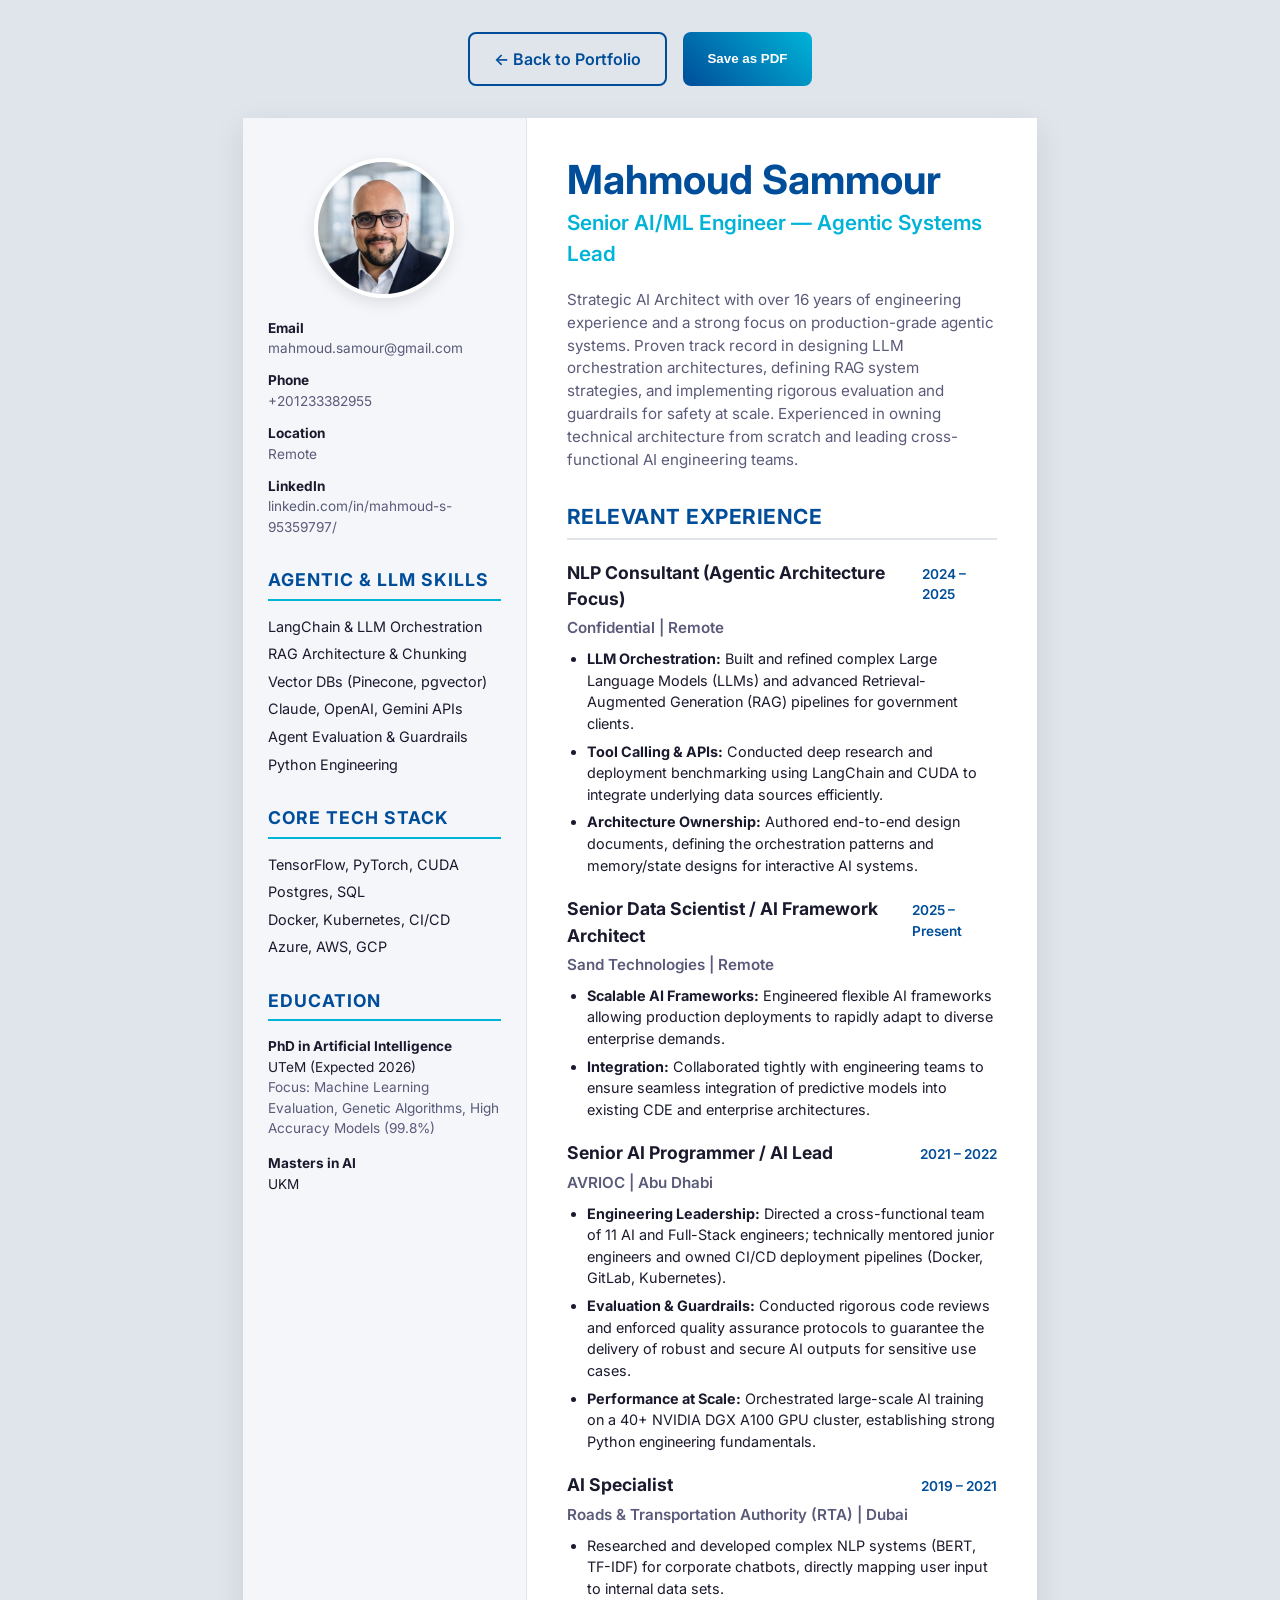
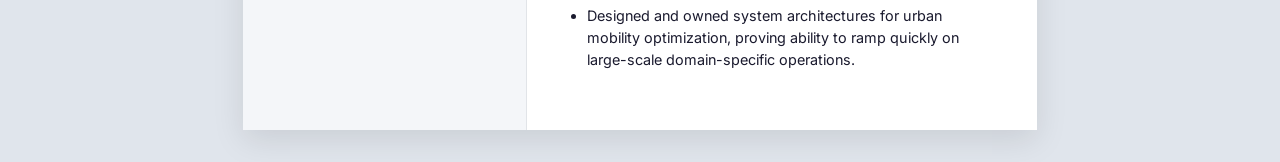
<file: cv.html>
<!DOCTYPE html>
<html lang="en">
<head>
    <meta charset="UTF-8">
    <meta name="viewport" content="width=device-width, initial-scale=1.0">
    <title>Mahmoud Sammour - Senior AI/ML Engineer CV</title>
    <link href="https://fonts.googleapis.com/css2?family=Inter:wght@300;400;600;700&display=swap" rel="stylesheet">
    <style>
        :root {
            --primary: #004d99;
            --secondary: #00b4d8;
            --text-dark: #1a1a2e;
            --text-light: #5a5a7a;
            --bg-color: #ffffff;
            --sidebar-bg: #f4f6f9;
        }

        * {
            box-sizing: border-box;
            margin: 0;
            padding: 0;
        }

        body {
            font-family: 'Inter', sans-serif;
            background-color: #e0e5ec;
            color: var(--text-dark);
            line-height: 1.5;
            padding: 2rem;
            display: flex;
            flex-direction: column;
            align-items: center;
        }

        .controls {
            margin-bottom: 2rem;
            display: flex;
            gap: 1rem;
        }

        .btn {
            padding: 0.8rem 1.5rem;
            background: linear-gradient(45deg, var(--primary), var(--secondary));
            color: white;
            border: none;
            border-radius: 8px;
            cursor: pointer;
            font-weight: 600;
            text-decoration: none;
            transition: opacity 0.3s;
        }

        .btn:hover {
            opacity: 0.9;
        }

        .btn-outline {
            background: transparent;
            color: var(--primary);
            border: 2px solid var(--primary);
        }

        /* F-Shape A4 Layout */
        .cv-container {
            width: 210mm;
            min-height: 297mm;
            background: var(--bg-color);
            box-shadow: 0 10px 30px rgba(0,0,0,0.1);
            display: grid;
            grid-template-columns: 75mm 1fr; /* Sidebar and Main Content */
            overflow: hidden;
            position: relative;
        }

        /* Left Sidebar */
        .sidebar {
            background-color: var(--sidebar-bg);
            padding: 40px 25px;
            border-right: 1px solid #e1e4e8;
        }

        .profile-pic {
            width: 140px;
            height: 140px;
            border-radius: 50%;
            object-fit: cover;
            border: 4px solid white;
            box-shadow: 0 5px 15px rgba(0,0,0,0.1);
            margin: 0 auto 20px auto;
            display: block;
        }

        .contact-info {
            margin-bottom: 30px;
            font-size: 0.85rem;
            color: var(--text-light);
        }

        .contact-info p {
            margin-bottom: 8px;
        }

        .contact-info strong {
            color: var(--text-dark);
            display: block;
            margin-top: 12px;
        }

        .section-title-side {
            font-size: 1.1rem;
            color: var(--primary);
            text-transform: uppercase;
            letter-spacing: 1px;
            margin-bottom: 15px;
            border-bottom: 2px solid var(--secondary);
            padding-bottom: 5px;
        }

        .skills-list {
            list-style: none;
            font-size: 0.9rem;
            margin-bottom: 30px;
        }

        .skills-list li {
            margin-bottom: 6px;
        }

        /* Right Main Content */
        .main-content {
            padding: 40px;
        }

        .header h1 {
            font-size: 2.5rem;
            color: var(--primary);
            line-height: 1.1;
            margin-bottom: 5px;
        }

        .header h2 {
            font-size: 1.3rem;
            color: var(--secondary);
            font-weight: 600;
            margin-bottom: 20px;
        }

        .summary {
            font-size: 0.95rem;
            color: var(--text-light);
            margin-bottom: 30px;
        }

        .section-title-main {
            font-size: 1.3rem;
            color: var(--primary);
            border-bottom: 2px solid #e1e4e8;
            padding-bottom: 5px;
            margin-bottom: 20px;
            text-transform: uppercase;
            letter-spacing: 0.5px;
        }

        .experience-item {
            margin-bottom: 20px;
        }

        .exp-header {
            display: flex;
            justify-content: space-between;
            align-items: baseline;
            margin-bottom: 5px;
        }

        .exp-title {
            font-size: 1.1rem;
            font-weight: 700;
            color: var(--text-dark);
        }

        .exp-date {
            font-size: 0.85rem;
            color: var(--primary);
            font-weight: 600;
        }

        .exp-company {
            font-size: 0.95rem;
            font-weight: 600;
            color: var(--text-light);
            margin-bottom: 8px;
        }

        .exp-bullets {
            font-size: 0.9rem;
            color: var(--text-dark);
            padding-left: 20px;
        }

        .exp-bullets li {
            margin-bottom: 6px;
        }

        /* Print Styles */
        @media print {
            body {
                background-color: white;
                padding: 0;
            }
            .controls {
                display: none;
            }
            .cv-container {
                box-shadow: none;
                width: 100%;
                height: 100%;
            }
        }
    </style>
</head>
<body>

    <div class="controls">
        <a href="index.html" class="btn btn-outline">← Back to Portfolio</a>
        <button class="btn" onclick="window.print()">Save as PDF</button>
    </div>

    <div class="cv-container">
        
        <!-- Left Sidebar (F-Shape Vertical Scan) -->
        <div class="sidebar">
            <img src="images/profile.jpeg" alt="Mahmoud Sammour" class="profile-pic">
            
            <div class="contact-info">
                <strong>Email</strong>
                <p>mahmoud.samour@gmail.com</p>
                <strong>Phone</strong>
                <p>+201233382955</p>
                <strong>Location</strong>
                <p>Remote</p>
                <strong>LinkedIn</strong>
                <p>linkedin.com/in/mahmoud-s-95359797/</p>
            </div>

            <h3 class="section-title-side">Agentic & LLM Skills</h3>
            <ul class="skills-list">
                <li>LangChain & LLM Orchestration</li>
                <li>RAG Architecture & Chunking</li>
                <li>Vector DBs (Pinecone, pgvector)</li>
                <li>Claude, OpenAI, Gemini APIs</li>
                <li>Agent Evaluation & Guardrails</li>
                <li>Python Engineering</li>
            </ul>

            <h3 class="section-title-side">Core Tech Stack</h3>
            <ul class="skills-list">
                <li>TensorFlow, PyTorch, CUDA</li>
                <li>Postgres, SQL</li>
                <li>Docker, Kubernetes, CI/CD</li>
                <li>Azure, AWS, GCP</li>
            </ul>

            <h3 class="section-title-side">Education</h3>
            <div style="font-size: 0.85rem; margin-bottom: 15px;">
                <strong>PhD in Artificial Intelligence</strong><br>
                UTeM (Expected 2026)<br>
                <span style="color: var(--text-light)">Focus: Machine Learning Evaluation, Genetic Algorithms, High Accuracy Models (99.8%)</span>
            </div>
            <div style="font-size: 0.85rem;">
                <strong>Masters in AI</strong><br>
                UKM
            </div>
        </div>

        <!-- Right Main Content (F-Shape Horizontal Scan) -->
        <div class="main-content">
            <div class="header">
                <h1>Mahmoud Sammour</h1>
                <h2>Senior AI/ML Engineer — Agentic Systems Lead</h2>
            </div>
            
            <p class="summary">
                Strategic AI Architect with over 16 years of engineering experience and a strong focus on production-grade agentic systems. Proven track record in designing LLM orchestration architectures, defining RAG system strategies, and implementing rigorous evaluation and guardrails for safety at scale. Experienced in owning technical architecture from scratch and leading cross-functional AI engineering teams.
            </p>

            <h3 class="section-title-main">Relevant Experience</h3>

            <div class="experience-item">
                <div class="exp-header">
                    <span class="exp-title">NLP Consultant (Agentic Architecture Focus)</span>
                    <span class="exp-date">2024 – 2025</span>
                </div>
                <div class="exp-company">Confidential | Remote</div>
                <ul class="exp-bullets">
                    <li><strong>LLM Orchestration:</strong> Built and refined complex Large Language Models (LLMs) and advanced Retrieval-Augmented Generation (RAG) pipelines for government clients.</li>
                    <li><strong>Tool Calling & APIs:</strong> Conducted deep research and deployment benchmarking using LangChain and CUDA to integrate underlying data sources efficiently.</li>
                    <li><strong>Architecture Ownership:</strong> Authored end-to-end design documents, defining the orchestration patterns and memory/state designs for interactive AI systems.</li>
                </ul>
            </div>

            <div class="experience-item">
                <div class="exp-header">
                    <span class="exp-title">Senior Data Scientist / AI Framework Architect</span>
                    <span class="exp-date">2025 – Present</span>
                </div>
                <div class="exp-company">Sand Technologies | Remote</div>
                <ul class="exp-bullets">
                    <li><strong>Scalable AI Frameworks:</strong> Engineered flexible AI frameworks allowing production deployments to rapidly adapt to diverse enterprise demands.</li>
                    <li><strong>Integration:</strong> Collaborated tightly with engineering teams to ensure seamless integration of predictive models into existing CDE and enterprise architectures.</li>
                </ul>
            </div>

            <div class="experience-item">
                <div class="exp-header">
                    <span class="exp-title">Senior AI Programmer / AI Lead</span>
                    <span class="exp-date">2021 – 2022</span>
                </div>
                <div class="exp-company">AVRIOC | Abu Dhabi</div>
                <ul class="exp-bullets">
                    <li><strong>Engineering Leadership:</strong> Directed a cross-functional team of 11 AI and Full-Stack engineers; technically mentored junior engineers and owned CI/CD deployment pipelines (Docker, GitLab, Kubernetes).</li>
                    <li><strong>Evaluation & Guardrails:</strong> Conducted rigorous code reviews and enforced quality assurance protocols to guarantee the delivery of robust and secure AI outputs for sensitive use cases.</li>
                    <li><strong>Performance at Scale:</strong> Orchestrated large-scale AI training on a 40+ NVIDIA DGX A100 GPU cluster, establishing strong Python engineering fundamentals.</li>
                </ul>
            </div>

            <div class="experience-item">
                <div class="exp-header">
                    <span class="exp-title">AI Specialist</span>
                    <span class="exp-date">2019 – 2021</span>
                </div>
                <div class="exp-company">Roads & Transportation Authority (RTA) | Dubai</div>
                <ul class="exp-bullets">
                    <li>Researched and developed complex NLP systems (BERT, TF-IDF) for corporate chatbots, directly mapping user input to internal data sets.</li>
                    <li>Designed and owned system architectures for urban mobility optimization, proving ability to ramp quickly on large-scale domain-specific operations.</li>
                </ul>
            </div>

        </div>
    </div>

</body>
</html>
</file>
<file: styles.css>
:root {
    /* Color Palette - Premium Bright Mode */
    --bg-color: #f4f6f9;
    --text-main: #1a1a2e;
    --text-muted: #5a5a7a;
    --accent-primary: #0066cc;
    --accent-secondary: #00b4d8;
    --glass-bg: rgba(255, 255, 255, 0.7);
    --glass-border: rgba(0, 0, 0, 0.08);
    
    /* Typography */
    --font-heading: 'Outfit', sans-serif;
    --font-body: 'Inter', sans-serif;
}

* {
    margin: 0;
    padding: 0;
    box-sizing: border-box;
}

body {
    background-color: var(--bg-color);
    color: var(--text-main);
    font-family: var(--font-body);
    line-height: 1.6;
    overflow-x: hidden;
}

/* Background Effects */
.bg-gradient {
    position: fixed;
    top: 0;
    left: 0;
    width: 100vw;
    height: 100vh;
    background: radial-gradient(circle at 15% 50%, rgba(0, 180, 216, 0.15), transparent 40%),
                radial-gradient(circle at 85% 30%, rgba(0, 102, 204, 0.15), transparent 40%);
    z-index: -2;
    animation: pulse 15s ease-in-out infinite alternate;
}

.grid-overlay {
    position: fixed;
    top: 0;
    left: 0;
    width: 100vw;
    height: 100vh;
    background-image: linear-gradient(var(--glass-border) 1px, transparent 1px),
                      linear-gradient(90deg, var(--glass-border) 1px, transparent 1px);
    background-size: 40px 40px;
    z-index: -1;
    opacity: 0.3;
}

@keyframes pulse {
    0% { transform: scale(1); }
    100% { transform: scale(1.1); }
}

/* Typography */
h1, h2, h3, h4, .logo {
    font-family: var(--font-heading);
}

h1 {
    font-size: 4rem;
    font-weight: 800;
    line-height: 1.1;
    margin-bottom: 1rem;
    letter-spacing: -1px;
}

h2 {
    font-size: 2.5rem;
    font-weight: 600;
    margin-bottom: 1.5rem;
}

.highlight {
    background: linear-gradient(90deg, var(--accent-primary), var(--accent-secondary));
    -webkit-background-clip: text;
    -webkit-text-fill-color: transparent;
}

/* Navigation */
#navbar {
    position: fixed;
    top: 0;
    width: 100%;
    padding: 1.5rem 0;
    z-index: 1000;
    transition: all 0.3s ease;
}

#navbar.scrolled {
    background: rgba(255, 255, 255, 0.8);
    backdrop-filter: blur(12px);
    border-bottom: 1px solid var(--glass-border);
    padding: 1rem 0;
}

.nav-content {
    max-width: 1200px;
    margin: 0 auto;
    display: flex;
    justify-content: space-between;
    align-items: center;
    padding: 0 2rem;
}

.logo {
    font-size: 1.5rem;
    font-weight: 800;
    letter-spacing: 1px;
}

.logo span {
    color: var(--accent-primary);
}

.nav-links {
    list-style: none;
    display: flex;
    gap: 2rem;
}

.nav-links a {
    color: var(--text-main);
    text-decoration: none;
    font-size: 0.9rem;
    font-weight: 600;
    text-transform: uppercase;
    letter-spacing: 1px;
    transition: color 0.3s;
}

.nav-links a:hover {
    color: var(--accent-primary);
}

/* Hero Section */
#hero {
    height: 100vh;
    display: flex;
    align-items: center;
    justify-content: center;
    text-align: center;
    padding: 0 2rem;
    position: relative;
}

.hero-content {
    max-width: 800px;
    margin-top: 5rem;
}

.badge {
    display: inline-block;
    padding: 0.5rem 1rem;
    border: 1px solid var(--accent-primary);
    border-radius: 50px;
    font-size: 0.8rem;
    font-weight: 600;
    color: var(--accent-primary);
    margin-bottom: 2rem;
    text-transform: uppercase;
    letter-spacing: 1px;
    background: rgba(0, 102, 204, 0.08);
}

.profile-pic-container {
    margin-bottom: 2rem;
}

.profile-pic {
    width: 150px;
    height: 150px;
    border-radius: 50%;
    object-fit: cover;
    border: 4px solid var(--glass-bg);
    box-shadow: 0 10px 30px rgba(0, 102, 204, 0.2);
    transition: transform 0.3s;
}

.profile-pic:hover {
    transform: scale(1.05);
}

.hero-content p {
    font-size: 1.2rem;
    color: var(--text-muted);
    margin-bottom: 2.5rem;
    max-width: 700px;
    margin-left: auto;
    margin-right: auto;
}

/* Buttons */
.cta-group {
    display: flex;
    gap: 1.5rem;
    justify-content: center;
}

.btn {
    padding: 1rem 2rem;
    border-radius: 8px;
    text-decoration: none;
    font-weight: 600;
    font-family: var(--font-heading);
    letter-spacing: 0.5px;
    transition: all 0.3s ease;
    cursor: pointer;
}

.primary-btn {
    background: linear-gradient(45deg, var(--accent-secondary), var(--accent-primary));
    color: #fff;
    border: none;
    box-shadow: 0 10px 20px rgba(0, 102, 204, 0.2);
}

.primary-btn:hover {
    transform: translateY(-3px);
    box-shadow: 0 15px 30px rgba(0, 102, 204, 0.3);
}

.secondary-btn {
    background: transparent;
    color: var(--text-main);
    border: 1px solid var(--glass-border);
    backdrop-filter: blur(5px);
}

.secondary-btn:hover {
    border-color: var(--accent-primary);
    color: var(--accent-primary);
}

/* Glassmorphism Classes */
.glass-section {
    background: var(--glass-bg);
    backdrop-filter: blur(16px);
    -webkit-backdrop-filter: blur(16px);
    border-top: 1px solid var(--glass-border);
    border-bottom: 1px solid var(--glass-border);
    padding: 6rem 2rem;
}

.glass-card {
    background: rgba(255, 255, 255, 0.6);
    backdrop-filter: blur(12px);
    border: 1px solid var(--glass-border);
    border-radius: 16px;
    padding: 2rem;
    transition: transform 0.3s, border-color 0.3s;
}

.glass-card:hover {
    transform: translateY(-5px);
    border-color: rgba(0, 102, 204, 0.4);
    box-shadow: 0 10px 30px rgba(0, 0, 0, 0.05);
}

/* Layout */
main {
    max-width: 1200px;
    margin: 0 auto;
}

section {
    padding: 8rem 2rem;
}

.section-header {
    margin-bottom: 4rem;
    text-align: center;
}

.section-header p {
    color: var(--text-muted);
    font-size: 1.1rem;
}

/* About Grid */
.about-grid {
    display: grid;
    grid-template-columns: 1fr 1fr;
    gap: 4rem;
    align-items: center;
}

.about-text p {
    font-size: 1.1rem;
    color: var(--text-muted);
    margin-bottom: 1.5rem;
}

.stats-grid {
    display: grid;
    grid-template-columns: 1fr 1fr;
    gap: 2rem;
}

.stat-card {
    background: rgba(255, 255, 255, 0.6);
    border: 1px solid var(--glass-border);
    border-radius: 12px;
    padding: 2rem;
    text-align: center;
    transition: all 0.3s ease;
}

.stat-card:hover {
    background: rgba(0, 240, 255, 0.05);
    border-color: var(--accent-primary);
}

.stat-card h3 {
    font-size: 3rem;
    color: var(--accent-primary);
    margin-bottom: 0.5rem;
    line-height: 1;
}

.stat-card p {
    color: var(--text-muted);
    font-weight: 600;
    font-size: 0.9rem;
    text-transform: uppercase;
}

/* Timeline Chronicle */
.timeline {
    position: relative;
    max-width: 900px;
    margin: 0 auto;
}

.timeline::before {
    content: '';
    position: absolute;
    width: 2px;
    background: linear-gradient(to bottom, var(--accent-primary), var(--accent-secondary), transparent);
    top: 0;
    bottom: 0;
    left: 20px;
    border-radius: 2px;
}

.timeline-item {
    position: relative;
    margin-bottom: 3rem;
    padding-left: 60px;
}

.timeline-dot {
    position: absolute;
    left: 12px;
    top: 24px;
    width: 18px;
    height: 18px;
    background: var(--bg-color);
    border: 3px solid var(--accent-primary);
    border-radius: 50%;
    z-index: 1;
    box-shadow: 0 0 10px var(--accent-primary);
    transition: all 0.3s;
}

.timeline-item:hover .timeline-dot {
    background: var(--accent-primary);
    transform: scale(1.2);
}

.timeline-content {
    position: relative;
}

.timeline-date {
    display: inline-block;
    color: var(--accent-primary);
    font-weight: 600;
    font-family: var(--font-heading);
    margin-bottom: 0.5rem;
}

.timeline-content h3 {
    font-size: 1.5rem;
    margin-bottom: 0.2rem;
}

.timeline-content h4 {
    color: var(--text-muted);
    font-weight: 400;
    margin-bottom: 1rem;
    font-size: 1.1rem;
}

.timeline-content p {
    color: var(--text-muted);
    margin-bottom: 1.5rem;
}

.timeline-sub-item {
    margin-top: 1rem;
    padding: 1rem 1.5rem;
    background: rgba(0, 0, 0, 0.03);
    border-left: 3px solid var(--accent-secondary);
    border-radius: 0 8px 8px 0;
}

.timeline-sub-item h5 {
    font-size: 1.1rem;
    color: var(--accent-primary);
    margin-bottom: 0.3rem;
    font-family: var(--font-heading);
}

.timeline-sub-item p {
    margin-bottom: 0;
    font-size: 0.95rem;
}

.badge-layout {
    display: flex;
    align-items: flex-start;
    gap: 1rem;
}

.sub-item-badge {
    width: 45px;
    height: 45px;
    border-radius: 50%;
    object-fit: cover;
    border: 2px solid var(--accent-primary);
    box-shadow: 0 4px 10px rgba(0, 102, 204, 0.15);
    flex-shrink: 0;
    margin-top: 0.2rem;
}

/* Location Badges & Regional Highlights */
.location-badge {
    position: absolute;
    top: 1.5rem;
    right: 1.5rem;
    background: rgba(0, 102, 204, 0.08);
    border: 1px solid rgba(0, 102, 204, 0.2);
    color: var(--accent-primary);
    padding: 0.3rem 0.8rem;
    border-radius: 50px;
    font-size: 0.85rem;
    font-weight: 600;
    display: flex;
    align-items: center;
    gap: 0.4rem;
    box-shadow: 0 4px 10px rgba(0, 0, 0, 0.02);
    z-index: 2;
}

.timeline-content.glass-card {
    position: relative;
    overflow: hidden;
}

.region-uae { background: linear-gradient(135deg, rgba(255,255,255,0.6) 0%, rgba(0, 150, 100, 0.04) 100%); }
.region-my { background: linear-gradient(135deg, rgba(255,255,255,0.6) 0%, rgba(255, 180, 0, 0.04) 100%); }
.region-us { background: linear-gradient(135deg, rgba(255,255,255,0.6) 0%, rgba(0, 102, 204, 0.04) 100%); }
.region-ksa { background: linear-gradient(135deg, rgba(255,255,255,0.6) 0%, rgba(0, 120, 80, 0.04) 100%); }
.region-ps { background: linear-gradient(135deg, rgba(255,255,255,0.6) 0%, rgba(220, 50, 50, 0.03) 100%); }

/* Tags */
.tags {
    display: flex;
    flex-wrap: wrap;
    gap: 0.5rem;
}

.tags span {
    background: rgba(0, 0, 0, 0.05);
    border: 1px solid var(--glass-border);
    padding: 0.3rem 0.8rem;
    border-radius: 4px;
    font-size: 0.8rem;
    color: var(--accent-primary);
}

/* Academic Section */
.academic-grid {
    display: grid;
    grid-template-columns: repeat(auto-fit, minmax(350px, 1fr));
    gap: 2rem;
    margin-top: 2rem;
}

.academic-card {
    padding: 2rem;
}

.academic-card h3 {
    font-size: 1.5rem;
    color: var(--accent-primary);
    margin-bottom: 1.5rem;
    border-bottom: 1px solid rgba(255, 255, 255, 0.1);
    padding-bottom: 0.5rem;
}

.edu-item, .pub-item {
    margin-bottom: 1.5rem;
}

.edu-item h4, .pub-item h4 {
    font-size: 1.1rem;
    color: var(--text-main);
    margin-bottom: 0.3rem;
}

.edu-item span {
    font-size: 0.85rem;
    color: var(--accent-secondary);
    display: block;
    margin-bottom: 0.5rem;
    font-weight: 600;
}

.edu-item p, .pub-item p {
    font-size: 0.9rem;
    color: var(--text-muted);
}

.pub-link {
    display: inline-block;
    margin-top: 0.5rem;
    color: var(--accent-primary);
    font-size: 0.9rem;
    font-weight: 600;
    text-decoration: none;
    transition: opacity 0.3s;
}

.pub-link:hover {
    opacity: 0.8;
}

/* Skills */
.skills-container {
    display: grid;
    grid-template-columns: repeat(auto-fit, minmax(300px, 1fr));
    gap: 2rem;
}

.skill-category h3 {
    margin-bottom: 1.5rem;
    color: var(--accent-primary);
    border-bottom: 1px solid var(--glass-border);
    padding-bottom: 0.5rem;
}

.skill-tags {
    display: flex;
    flex-wrap: wrap;
    gap: 0.8rem;
}

.skill-tag {
    background: rgba(0, 102, 204, 0.08);
    border: 1px solid rgba(0, 102, 204, 0.2);
    color: var(--text-main);
    padding: 0.5rem 1rem;
    border-radius: 50px;
    font-size: 0.9rem;
    transition: all 0.3s;
}

.skill-tag:hover {
    background: rgba(0, 102, 204, 0.15);
    border-color: var(--accent-primary);
    transform: translateY(-2px);
    box-shadow: 0 5px 15px rgba(0, 102, 204, 0.15);
}

/* Footer / Contact */
#contact {
    text-align: center;
    margin-top: 4rem;
}

#contact h2 {
    font-size: 3rem;
}

#contact p {
    color: var(--text-muted);
    font-size: 1.2rem;
    margin-bottom: 3rem;
}

.contact-links {
    display: flex;
    justify-content: center;
    gap: 1.5rem;
    margin-bottom: 4rem;
}

.copyright {
    font-size: 0.9rem !important;
    margin-bottom: 0 !important;
    border-top: 1px solid var(--glass-border);
    padding-top: 2rem;
    max-width: 600px;
    margin: 0 auto;
}

/* Reveal Animation */
.reveal {
    opacity: 0;
    transform: translateY(50px);
    transition: all 0.8s ease-out;
}

.reveal.active {
    opacity: 1;
    transform: translateY(0);
}

/* Responsive */
@media (max-width: 768px) {
    h1 { font-size: 3rem; }
    .about-grid { grid-template-columns: 1fr; }
    .nav-links { display: none; /* In a full app, add a hamburger menu */ }
    .timeline::before { left: 10px; }
    .timeline-item { padding-left: 40px; }
    .timeline-dot { left: 1px; width: 14px; height: 14px; top: 26px; }
    .cta-group { flex-direction: column; }
}
</file>
